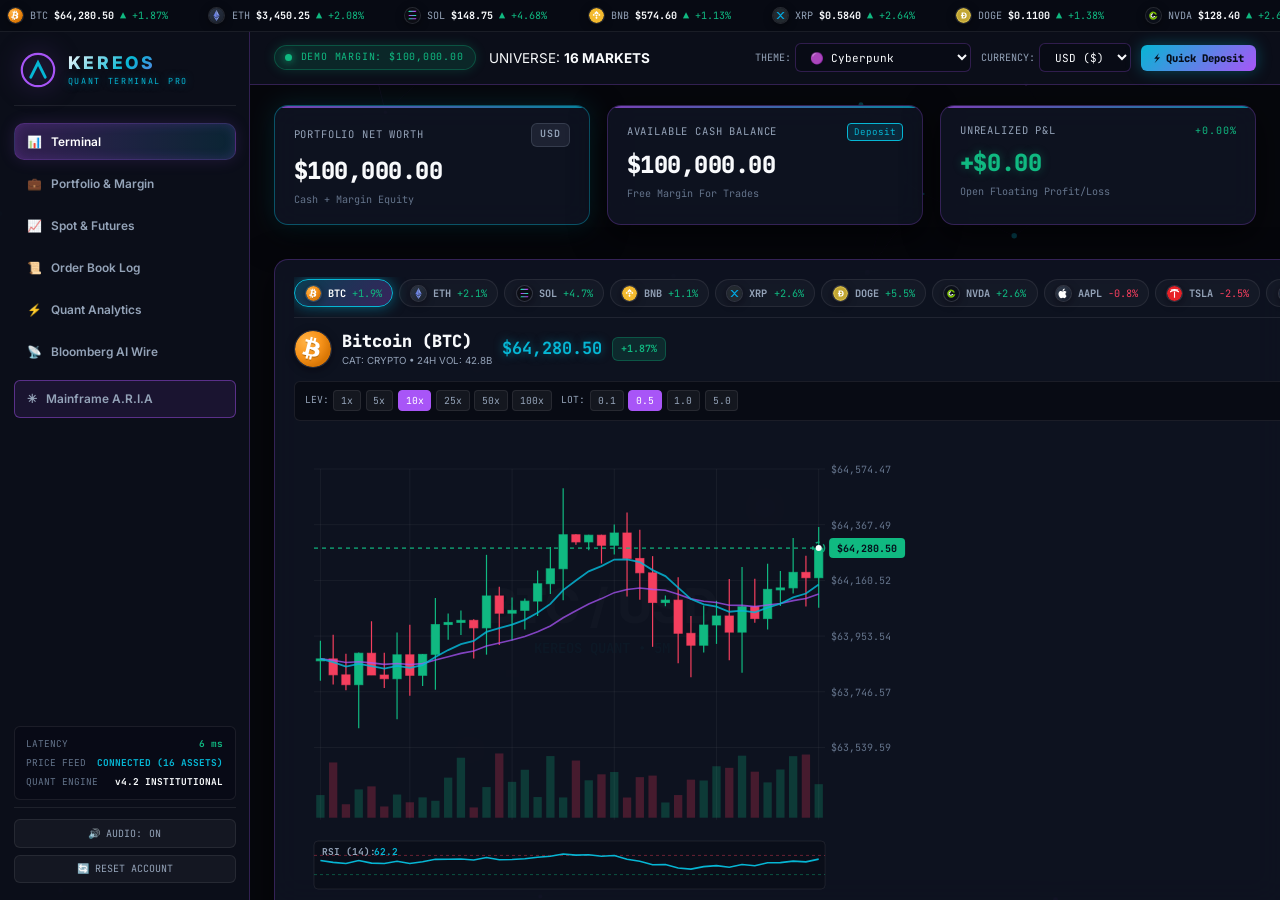
<file: index.html>
<!DOCTYPE html>
<html lang="en" data-theme="cyberpunk">
<head>
  <meta charset="UTF-8">
  <meta name="viewport" content="width=device-width, initial-scale=1.0, maximum-scale=1.0, user-scalable=no">
  <title>KEREOS — Institutional Fast Money Terminal</title>
  <link rel="stylesheet" href="css/style.css">
  <link rel="preconnect" href="https://fonts.googleapis.com">
  <link href="https://fonts.googleapis.com/css2?family=Inter:wght@400;500;600;700;800&family=JetBrains+Mono:wght@400;500;600;700;800&display=swap" rel="stylesheet">
</head>
<body>

  <!-- Dynamic Cybernetic Particles Background -->
  <canvas id="bg-canvas"></canvas>

  <!-- Live Ticker Tape Marquee Banner -->
  <div class="ticker-tape-banner">
    <div class="ticker-track" id="ticker-marquee-track">
      <!-- Injected dynamically via JS -->
    </div>
  </div>

  <div class="app-container">
    <!-- Left Navigation Sidebar (Desktop/Tablet) -->
    <aside class="sidebar">
      <div class="brand">
        <svg viewBox="0 0 100 100" fill="none">
          <circle cx="50" cy="50" r="45" stroke="#a855f7" stroke-width="6"/>
          <path d="M30 70 L50 30 L70 70" stroke="#06b6d4" stroke-width="8" stroke-linecap="round"/>
        </svg>
        <div class="brand-text">
          <h1>KEREOS</h1>
          <span>QUANT TERMINAL PRO</span>
        </div>
      </div>

      <ul class="nav-menu">
        <li><a class="nav-link active" data-target="dashboard"><span class="nav-icon">📊</span> Terminal</a></li>
        <li><a class="nav-link" data-target="portfolio"><span class="nav-icon">💼</span> Portfolio & Margin</a></li>
        <li><a class="nav-link" data-target="markets"><span class="nav-icon">📈</span> Spot & Futures</a></li>
        <li><a class="nav-link" data-target="orders"><span class="nav-icon">📜</span> Order Book Log</a></li>
        <li><a class="nav-link" data-target="analytics"><span class="nav-icon">⚡</span> Quant Analytics</a></li>
        <li><a class="nav-link" data-target="news"><span class="nav-icon">📡</span> Bloomberg AI Wire</a></li>
        <li><a class="nav-link" data-target="mainframe" style="border: 1px solid rgba(168,85,247,0.45); border-radius: 6px; margin-top: 5px; background: rgba(168,85,247,0.1);"><span class="nav-icon">✳︎</span> Mainframe A.R.I.A</a></li>
      </ul>

      <!-- Mini Live Telemetry Card -->
      <div class="sidebar-telemetry">
        <div class="telemetry-row">
          <span>LATENCY</span>
          <span class="telemetry-val" style="color:var(--accent-green);">6 ms</span>
        </div>
        <div class="telemetry-row">
          <span>PRICE FEED</span>
          <span class="telemetry-val" style="color:var(--accent-cyan);">CONNECTED (16 ASSETS)</span>
        </div>
        <div class="telemetry-row">
          <span>QUANT ENGINE</span>
          <span class="telemetry-val">v4.2 INSTITUTIONAL</span>
        </div>
      </div>
    </aside>

    <!-- Main Terminal Content Area -->
    <main class="main-wrapper">
      <header class="top-bar">
        <div class="top-bar-left">
          <div class="status-badge">
            <div class="status-dot"></div>
            <span>DEMO MARGIN: $100,000.00</span>
          </div>
          <div class="telemetry-pill">
            <span>UNIVERSE: <strong>16 MARKETS</strong></span>
          </div>
        </div>

        <div class="top-right">
          <!-- Cyber Theme Selector -->
          <div class="currency-selector-wrapper">
            <span style="font-size:0.75rem; color:var(--text-muted); font-family:var(--font-mono)">THEME:</span>
            <select class="select-box" id="theme-selector">
              <option value="cyberpunk">🟣 Cyberpunk</option>
              <option value="amber">🟡 Bloomberg Amber</option>
              <option value="matrix">🟢 Matrix Emerald</option>
              <option value="hyperliquid">🔵 Hyperliquid Blue</option>
            </select>
          </div>

          <!-- Currency Selector -->
          <div class="currency-selector-wrapper">
            <span style="font-size:0.75rem; color:var(--text-muted); font-family:var(--font-mono)">CURRENCY:</span>
            <select class="select-box" onchange="window.stateManager.state.settings.currency = this.value; window.stateManager.saveState();">
              <option value="USD">USD ($)</option>
              <option value="INR">INR (₹)</option>
              <option value="EUR">EUR (€)</option>
              <option value="GBP">GBP (£)</option>
            </select>
          </div>

          <button class="btn-deposit-top" onclick="document.getElementById('deposit-modal').classList.add('active'); if(window.soundFX) window.soundFX.playClick();">
            ⚡ Quick Deposit
          </button>
        </div>
      </header>

      <div class="content-area">
        <!-- 1. DASHBOARD VIEW -->
        <section id="page-dashboard" class="view-page active">
          <!-- Top KPI Stats Grid -->
          <div class="stats-grid">
            <div class="card card-glow">
              <div class="card-title">
                <span>Portfolio Net Worth</span>
                <span class="badge badge-neutral" id="dash-badge-currency">USD</span>
              </div>
              <div class="card-value" id="val-portfolio">$100,000.00</div>
              <div class="card-subtext" id="dash-sub-networth">Cash + Margin Equity</div>
            </div>
            <div class="card">
              <div class="card-title">
                <span>Available Cash Balance</span>
                <button class="btn-xs-action" onclick="document.getElementById('deposit-modal').classList.add('active');">Deposit</button>
              </div>
              <div class="card-value" id="val-cash">$100,000.00</div>
              <div class="card-subtext">Free Margin For Trades</div>
            </div>
            <div class="card">
              <div class="card-title">
                <span>Unrealized P&L</span>
                <span id="dash-pnl-pct" style="font-size:0.75rem; font-family:var(--font-mono)">+0.00%</span>
              </div>
              <div class="card-value" id="val-pnl">$0.00</div>
              <div class="card-subtext">Open Floating Profit/Loss</div>
            </div>
          </div>

          <!-- Main Terminal Layout: Chart + Order Book Sidebar -->
          <div class="terminal-grid">
            <!-- Left Side: Chart Section -->
            <div class="chart-container">
              <!-- 1-Click Fast Scalp & Leverage HUD Bar -->
              <div class="scalp-hud-bar">
                <div class="scalp-lot-controls">
                  <span style="font-size:0.72rem; color:var(--text-muted); font-family:var(--font-mono)">LEV:</span>
                  <button class="btn-leverage-size" data-lev="1">1x</button>
                  <button class="btn-leverage-size" data-lev="5">5x</button>
                  <button class="btn-leverage-size active" data-lev="10">10x</button>
                  <button class="btn-leverage-size" data-lev="25">25x</button>
                  <button class="btn-leverage-size" data-lev="50">50x</button>
                  <button class="btn-leverage-size" data-lev="100">100x</button>

                  <span style="font-size:0.72rem; color:var(--text-muted); font-family:var(--font-mono); margin-left:0.35rem;">LOT:</span>
                  <button class="btn-lot-size" data-lot="0.1">0.1</button>
                  <button class="btn-lot-size active" data-lot="0.5">0.5</button>
                  <button class="btn-lot-size" data-lot="1.0">1.0</button>
                  <button class="btn-lot-size" data-lot="5.0">5.0</button>
                </div>
                <div class="scalp-action-buttons">
                  <button class="btn-fast-buy" id="btn-fast-scalp-buy">⚡ LONG (BUY)</button>
                  <button class="btn-fast-sell" id="btn-fast-scalp-sell">⚡ SHORT (SELL)</button>
                </div>
              </div>

              <div class="chart-wrapper">
                <canvas id="trading-chart"></canvas>
              </div>
            </div>

            <!-- Right Side: Live Order Book & AI Quant Signals -->
            <div class="orderbook-container">
              <!-- AI Quant Signals HUD Widget -->
              <div class="card" style="padding:1rem; margin-bottom:1rem;">
                <div class="card-title" style="margin-bottom:0.6rem;">
                  <span>🤖 AI Quant Signals</span>
                  <span class="status-dot"></span>
                </div>
                <div id="ai-quant-signals-container">
                  <!-- Injected dynamically via JS -->
                </div>
              </div>

              <!-- Order Book Depth -->
              <div class="card" style="padding:1rem; margin-bottom:1rem;">
                <div class="card-title" style="margin-bottom:0.75rem;">
                  <span>Global Order Book</span>
                  <span style="font-size:0.7rem; color:var(--accent-cyan);" id="orderbook-pair">BTC/USD</span>
                </div>
                
                <div class="orderbook-headers">
                  <span>Price</span>
                  <span>Size</span>
                  <span>Total</span>
                </div>

                <div class="orderbook-list asks-list" id="orderbook-asks"></div>

                <div class="orderbook-spread">
                  <span id="orderbook-mid-price" style="font-weight:700; color:var(--text-main);">$0.00</span>
                  <span style="color:var(--text-dim); font-size:0.7rem;">SPREAD 0.01</span>
                </div>

                <div class="orderbook-list bids-list" id="orderbook-bids"></div>
              </div>

              <!-- Global Market Flow (Public Feed) -->
              <div class="card" style="padding:1rem;">
                <div class="card-title" style="margin-bottom:0.5rem;">
                  <span>Global Market Flow (Public)</span>
                  <span class="status-dot"></span>
                </div>
                <div class="recent-trades-list" id="recent-trades-list"></div>
              </div>
            </div>
          </div>
        </section>

        <!-- 2. PORTFOLIO VIEW -->
        <section id="page-portfolio" class="view-page">
          <div class="stats-grid">
            <div class="card card-glow">
              <div class="card-title">
                <span>Total Portfolio Net Worth</span>
                <button class="btn-sm-action" id="btn-open-deposit">⚡ Add Funds</button>
              </div>
              <div class="card-value" id="port-val-total">$100,000.00</div>
              <div class="card-subtext" id="port-sub-return">24h Return: +0.00%</div>
            </div>
            <div class="card">
              <div class="card-title">Available Free Cash</div>
              <div class="card-value" id="port-val-cash">$100,000.00</div>
              <div class="card-subtext" id="port-sub-cash-ratio">100% Liquidity</div>
            </div>
            <div class="card">
              <div class="card-title">Margin Position Value</div>
              <div class="card-value" id="port-val-equity">$0.00</div>
              <div class="card-subtext" id="port-sub-holdings-count">0 Open Positions</div>
            </div>
          </div>

          <!-- Redesigned High-Impact Asset Allocation Command Section -->
          <div class="card allocation-card-pro">
            <div class="card-header-flex">
              <div>
                <div class="card-title">Asset Allocation & Risk Exposure</div>
                <div style="font-size:0.75rem; color:var(--text-muted)">Live capital distribution, portfolio concentration & liquidity risk telemetry</div>
              </div>
              <div class="allocation-quick-actions">
                <span class="badge badge-buy" id="port-risk-badge">🟢 OPTIMAL LIQUIDITY</span>
              </div>
            </div>

            <!-- Glowing Multi-Segment Progress Bar -->
            <div class="allocation-bar-pro-container">
              <div class="allocation-bar-pro" id="portfolio-allocation-bar"></div>
            </div>

            <!-- Dynamic Grid of Asset Allocation Cards -->
            <div class="allocation-cards-grid" id="portfolio-allocation-grid"></div>

            <!-- Quick Capital Deployment HUD -->
            <div class="allocation-presets-hud">
              <span style="font-size:0.72rem; color:var(--text-muted); font-family:var(--font-mono)">QUICK DEPLOY:</span>
              <button type="button" class="btn-alloc-preset" onclick="window.quickOpenTrade('BTC', 'LONG', 0.25)">⚡ 25% BTC</button>
              <button type="button" class="btn-alloc-preset" onclick="window.quickOpenTrade('ETH', 'LONG', 0.20)">⚡ 20% ETH</button>
              <button type="button" class="btn-alloc-preset" onclick="window.quickOpenTrade('SOL', 'LONG', 0.15)">⚡ 15% SOL</button>
              <button type="button" class="btn-alloc-preset" onclick="window.quickOpenTrade('NVDA', 'LONG', 0.20)">⚡ 20% NVDA</button>
              <button type="button" class="btn-alloc-preset" onclick="window.quickOpenTrade('GOLD', 'LONG', 0.20)">⚡ 20% GOLD</button>
            </div>
          </div>

          <div class="card">
            <div class="card-title">Your Open Positions & Margin Contracts</div>
            <div class="table-responsive">
              <table class="data-table">
                <thead>
                  <tr>
                    <th>Asset</th>
                    <th>Side & Leverage</th>
                    <th>Position Size</th>
                    <th>Entry Price</th>
                    <th>Mark Price</th>
                    <th>Est. Liq Price</th>
                    <th>7D Trend</th>
                    <th>Unrealized P&L</th>
                    <th>Action</th>
                  </tr>
                </thead>
                <tbody id="portfolio-holdings-list"></tbody>
              </table>
            </div>
          </div>
        </section>

        <!-- 3. SPOT & FUTURES MARKETS VIEW -->
        <section id="page-markets" class="view-page">
          <div class="card">
            <div class="card-header-flex">
              <div>
                <div class="card-title" style="margin-bottom:0.25rem;">Live Spot & Futures Markets (16 Instruments)</div>
                <div style="font-size:0.75rem; color:var(--text-muted)">Streaming institutional quotes, 7-day sparklines, and 1x-100x leverage</div>
              </div>
              <div class="market-filter-chips">
                <button class="filter-chip active" data-filter="ALL">All Markets (16)</button>
                <button class="filter-chip" data-filter="CRYPTO">Crypto (6)</button>
                <button class="filter-chip" data-filter="STOCKS">Tech Stocks (5)</button>
                <button class="filter-chip" data-filter="COMMODITIES">Commodities (3)</button>
                <button class="filter-chip" data-filter="FOREX">Forex (2)</button>
              </div>
            </div>

            <div class="table-responsive">
              <table class="data-table">
                <thead>
                  <tr>
                    <th>Market Instrument</th>
                    <th>Current Price</th>
                    <th>24h Change</th>
                    <th>7D Sparkline</th>
                    <th>24h Range</th>
                    <th>24h Volume</th>
                    <th>Trade Actions</th>
                  </tr>
                </thead>
                <tbody id="markets-list"></tbody>
              </table>
            </div>
          </div>
        </section>

        <!-- 4. ORDERS HISTORY VIEW -->
        <section id="page-orders" class="view-page">
          <div class="card">
            <div class="card-header-flex">
              <div>
                <div class="card-title" style="margin-bottom:0.25rem;">Your Executed Order Ledger</div>
                <div style="font-size:0.75rem; color:var(--text-muted)">Permanent record of all manual user trade fills & executions</div>
              </div>
              <div>
                <button class="btn-sm-action" id="btn-export-csv">📥 Export CSV Ledger</button>
              </div>
            </div>

            <div class="table-responsive">
              <table class="data-table">
                <thead>
                  <tr>
                    <th>Order ID</th>
                    <th>Timestamp</th>
                    <th>Asset</th>
                    <th>Side</th>
                    <th>Leverage</th>
                    <th>Execution Price</th>
                    <th>Quantity</th>
                    <th>Notional Total</th>
                  </tr>
                </thead>
                <tbody id="orders-list"></tbody>
              </table>
            </div>
          </div>
        </section>

        <!-- 5. ANALYTICS VIEW -->
        <section id="page-analytics" class="view-page">
          <div class="stats-grid">
            <div class="card">
              <div class="card-title">Realized Net Profit</div>
              <div class="card-value" id="analytics-realized-pnl">$0.00</div>
              <div class="card-subtext">Booked Gains / Losses</div>
            </div>
            <div class="card">
              <div class="card-title">Total Orders Placed</div>
              <div class="card-value" id="analytics-total-trades">0</div>
              <div class="card-subtext" id="analytics-sub-trades">0 Longs &bull; 0 Shorts</div>
            </div>
            <div class="card">
              <div class="card-title">Win Rate Ratio</div>
              <div class="card-value val-positive" id="analytics-win-rate">100%</div>
              <div class="card-subtext">Profitable Executed Orders</div>
            </div>
          </div>

          <div class="card">
            <div class="card-title">Quant Performance Telemetry</div>
            <div class="analytics-metrics-grid">
              <div class="metric-box">
                <span class="metric-label">PROFIT FACTOR</span>
                <span class="metric-val" style="color:var(--accent-cyan);">3.12</span>
              </div>
              <div class="metric-box">
                <span class="metric-label">SHARPE RATIO</span>
                <span class="metric-val" style="color:var(--accent-green);">2.18</span>
              </div>
              <div class="metric-box">
                <span class="metric-label">MAX DRAWDOWN</span>
                <span class="metric-val" style="color:var(--accent-red);">-1.20%</span>
              </div>
              <div class="metric-box">
                <span class="metric-label">AVG TRADE DURATION</span>
                <span class="metric-val">3.8 min</span>
              </div>
            </div>
          </div>
        </section>

        <!-- 6. BLOOMBERG INTELLIGENCE AI NEWS WIRE -->
        <section id="page-news" class="view-page">
          <div class="card">
            <div class="news-header-banner">
              <div>
                <div class="card-title" style="margin-bottom:0.25rem;">📡 Bloomberg Intelligence & Reuters AI Wire</div>
                <div style="font-size:0.75rem; color:var(--text-muted)">Real-time quantitative sentiment synthesis, market catalysts & direct trade triggers</div>
              </div>
              <div class="news-filter-chips">
                <button class="filter-chip active" data-news-filter="ALL">All Feeds (6)</button>
                <button class="filter-chip" data-news-filter="BREAKING">🔥 Breaking</button>
                <button class="filter-chip" data-news-filter="CRYPTO">🪙 Crypto</button>
                <button class="filter-chip" data-news-filter="TECH">🚀 Tech & AI</button>
                <button class="filter-chip" data-news-filter="MACRO">🏛️ Macro & Fed</button>
              </div>
            </div>

            <!-- Grid of Rich Institutional News Cards -->
            <div class="news-feed-grid" id="news-feed-container">
              <!-- Injected dynamically via JS -->
            </div>
          </div>
        </section>

        <!-- 7. MAINFRAME A.R.I.A INTERACTIVE PORTAL (Deeply Connected to KEREOS) -->
        <section id="page-mainframe" class="view-page">
          <div class="mainframe-hero-card">
            <!-- Full Interactive Background Video Container -->
            <div class="mainframe-video-wrapper">
              <video 
                id="kereos-mainframe-video" 
                class="mainframe-video-el"
                muted 
                playsinline 
                preload="auto"
                src="https://d8j0ntlcm91z4.cloudfront.net/user_38xzZboKViGWJOttwIXH07lWA1P/hf_20260826_041744_63efcd78-bf7d-4039-99e2-2461e8a61903.mp4">
              </video>
              <div class="mainframe-video-overlay-gradient"></div>
            </div>

            <!-- Mainframe Navigation Header with Live KEREOS Bridge -->
            <div class="mainframe-internal-header">
              <div class="mainframe-brand-wrap">
                <span class="mainframe-brand-logo">Mainframe&reg;</span>
                <span class="mainframe-asterisk">✳︎</span>
                <span class="badge badge-buy" style="margin-left:0.5rem; font-size:0.65rem;">A.R.I.A QUANT CO-PILOT</span>
              </div>
              <div class="mainframe-actions-header">
                <button type="button" class="btn-sm-action" onclick="document.querySelector('.nav-link[data-target=\'dashboard\']').click()" style="background:rgba(6,182,212,0.15); border-color:var(--accent-cyan); color:var(--accent-cyan); margin-right:0.5rem;">
                  ⚡ Switch to Terminal
                </button>
                <a href="mainframe.html" target="_blank" class="btn-sm-action" style="text-decoration:none;">
                  ↗ Fullscreen
                </a>
              </div>
            </div>

            <!-- Live Terminal Connection Telemetry Strip -->
            <div class="aria-terminal-bridge-bar">
              <div class="aria-bridge-item">
                <span class="status-dot"></span>
                <span>CORE STATUS: <strong style="color:var(--accent-cyan)">CONNECTED</strong></span>
              </div>
              <div class="aria-bridge-item">
                <span>NET WORTH: <strong id="aria-net-worth" style="color:var(--text-main)">$100,000.00</strong></span>
              </div>
              <div class="aria-bridge-item">
                <span>ACTIVE PAIRS: <strong style="color:var(--accent-green)">16 MARKETS</strong></span>
              </div>
              <div class="aria-bridge-item">
                <span>CONTACT: <strong style="color:var(--accent-purple)">hanzalnabi5@gmail.com</strong></span>
              </div>
            </div>

            <!-- Hero Body Content with Video Scrubber -->
            <div class="mainframe-hero-content">
              <!-- 1. Blurred intro label -->
              <div class="mainframe-intro-label">
                Hey there, meet A.R.I.A,<br>
                Mainframe's Adaptive Response Interface Agent
              </div>

              <!-- 2. Typewriter text -->
              <p class="mainframe-typewriter-text">
                <span id="kereos-typewriter-text"></span><span id="kereos-typewriter-cursor" class="typewriter-cursor-blink"></span>
              </p>

              <!-- 3. Action pill buttons with direct functional routing -->
              <div id="kereos-pills-wrapper" class="mainframe-pills-row">
                <button type="button" class="mainframe-pill-btn" onclick="window.openAriaModal('pitch')">
                  💡 Pitch us an idea
                </button>
                <button type="button" class="mainframe-pill-btn" onclick="window.openAriaModal('careers')">
                  💼 Come work here
                </button>
                <button type="button" class="mainframe-pill-btn" onclick="window.openAriaModal('hello')">
                  👋 Send a brief hello
                </button>
                <button type="button" class="mainframe-pill-btn" onclick="window.openAriaModal('operate')">
                  ⚙️ See how we operate
                </button>

                <!-- Outline pill button with copy icon for hanzalnabi5@gmail.com -->
                <button type="button" id="kereos-copy-email-btn" class="mainframe-pill-btn mainframe-pill-outline" title="Click to copy or email hanzalnabi5@gmail.com">
                  <span>Reach us: <span style="text-decoration:underline;">hanzalnabi5@gmail.com</span></span>
                  <svg class="mainframe-copy-icon" viewBox="0 0 12 12" fill="none" stroke="currentColor" stroke-width="1.2" stroke-linecap="round" stroke-linejoin="round">
                    <rect x="3.5" y="3.5" width="7" height="7" rx="1"></rect>
                    <path d="M8.5 3.5V2a1 1 0 0 0-1-1H2a1 1 0 0 0-1 1v5.5a1 1 0 0 0 1 1h1.5"></path>
                  </svg>
                </button>
              </div>

              <!-- 4. Quick Action Shortcuts to Main Website Features -->
              <div class="aria-quick-website-routes">
                <span style="font-size:0.72rem; color:var(--text-muted); font-family:var(--font-mono); margin-right:0.25rem;">NAVIGATE TERMINAL:</span>
                <button type="button" class="btn-aria-route" onclick="document.querySelector('.nav-link[data-target=\'dashboard\']').click()">📊 Live Candlestick Chart</button>
                <button type="button" class="btn-aria-route" onclick="document.querySelector('.nav-link[data-target=\'markets\']').click()">📈 Spot & Futures Quotes</button>
                <button type="button" class="btn-aria-route" onclick="document.querySelector('.nav-link[data-target=\'portfolio\']').click()">💼 Portfolio & Margin</button>
                <button type="button" class="btn-aria-route" onclick="document.querySelector('.nav-link[data-target=\'news\']').click()">📡 Bloomberg AI News</button>
              </div>

              <!-- Interactive Scrub Telemetry Info -->
              <div class="mainframe-scrub-hint">
                <span>🖱️ Move cursor horizontally or swipe across view to scrub video timeframe</span>
              </div>
            </div>
          </div>
        </section>
      </div>
    </main>
  </div>

  <!-- Mobile Fixed Bottom Navigation Bar (Ultra Responsive) -->
  <nav class="mobile-bottom-nav">
    <a class="mobile-nav-btn active" data-target="dashboard">
      <span class="mobile-nav-icon">📊</span>
      <span>Terminal</span>
    </a>
    <a class="mobile-nav-btn" data-target="portfolio">
      <span class="mobile-nav-icon">💼</span>
      <span>Portfolio</span>
    </a>
    <a class="mobile-nav-btn" data-target="markets">
      <span class="mobile-nav-icon">📈</span>
      <span>Markets</span>
    </a>
    <a class="mobile-nav-btn" data-target="orders">
      <span class="mobile-nav-icon">📜</span>
      <span>Orders</span>
    </a>
    <a class="mobile-nav-btn" data-target="news">
      <span class="mobile-nav-icon">📡</span>
      <span>News</span>
    </a>
    <a class="mobile-nav-btn" data-target="mainframe">
      <span class="mobile-nav-icon">✳︎</span>
      <span>A.R.I.A</span>
    </a>
  </nav>

  <!-- Trade Execution Modal Dialog -->
  <div class="modal-overlay" id="trade-modal">
    <div class="modal">
      <div class="modal-header">
        <h3 id="modal-title">Execute Order</h3>
        <button class="btn-close" id="modal-close">&times;</button>
      </div>
      <form id="trade-form">
        <input type="hidden" id="trade-asset-id">
        <input type="hidden" id="trade-mode">
        
        <div style="margin-bottom:0.85rem;">
          <label style="font-size:0.8rem; color:var(--text-muted)">Position Leverage</label>
          <div class="pct-group" style="margin:0.35rem 0 0.5rem 0;">
            <button type="button" class="btn-pct btn-modal-lev" data-lev="1">1x</button>
            <button type="button" class="btn-pct btn-modal-lev" data-lev="5">5x</button>
            <button type="button" class="btn-pct btn-modal-lev" data-lev="10">10x</button>
            <button type="button" class="btn-pct btn-modal-lev" data-lev="25">25x</button>
          </div>
        </div>

        <label style="font-size:0.8rem; color:var(--text-muted)">Order Quantity</label>
        <input type="number" step="any" id="trade-qty" class="select-box" style="width:100%; margin-top:0.35rem" required placeholder="0.00">

        <div class="pct-group">
          <button type="button" class="btn-pct" data-pct="10">10%</button>
          <button type="button" class="btn-pct" data-pct="25">25%</button>
          <button type="button" class="btn-pct" data-pct="50">50%</button>
          <button type="button" class="btn-pct" data-pct="100">100%</button>
        </div>

        <button type="submit" id="btn-submit-trade" class="btn-submit btn-buy">CONFIRM ORDER</button>
      </form>
    </div>
  </div>

  <!-- Deposit Funds Modal Dialog -->
  <div class="modal-overlay" id="deposit-modal">
    <div class="modal">
      <div class="modal-header">
        <h3>Deposit Demo Trading Capital</h3>
        <button class="btn-close" id="deposit-close">&times;</button>
      </div>
      <form id="deposit-form">
        <label style="font-size:0.8rem; color:var(--text-muted)">Deposit Amount ($ USD)</label>
        <input type="number" step="any" id="deposit-amount" class="select-box" style="width:100%; margin-top:0.35rem" required placeholder="10000.00">

        <div class="pct-group">
          <button type="button" class="btn-pct btn-quick-fund" data-amount="5000">+$5,000</button>
          <button type="button" class="btn-pct btn-quick-fund" data-amount="25000">+$25,000</button>
          <button type="button" class="btn-pct btn-quick-fund" data-amount="100000">+$100,000</button>
        </div>

        <button type="submit" class="btn-submit" style="background:var(--accent-cyan); color:#083344; box-shadow:0 0 15px var(--accent-cyan-glow);">CONFIRM DEPOSIT</button>
      </form>
    </div>
  </div>

  <!-- A.R.I.A Modal 1: Pitch Us An Idea -->
  <div class="modal-overlay" id="modal-aria-pitch">
    <div class="modal modal-wide">
      <div class="modal-header">
        <div style="display:flex; align-items:center; gap:0.5rem;">
          <span style="font-size:1.4rem;">💡</span>
          <div>
            <h3 style="margin:0;">Pitch an Idea to Mainframe & KEREOS</h3>
            <span style="font-size:0.75rem; color:var(--text-muted);">Collaborate on algorithmic models, UI features, or quantitative trading bots</span>
          </div>
        </div>
        <button class="btn-close" onclick="window.closeAriaModals()">&times;</button>
      </div>
      <form id="form-aria-pitch" onsubmit="window.submitAriaPitch(event)">
        <div style="display:grid; grid-template-columns:1fr 1fr; gap:0.75rem; margin-bottom:0.75rem;">
          <div>
            <label style="font-size:0.75rem; color:var(--text-muted);">Your Name / Entity</label>
            <input type="text" id="pitch-name" class="select-box" style="width:100%; margin-top:0.25rem;" required placeholder="Alex Rivera / Quant Lab">
          </div>
          <div>
            <label style="font-size:0.75rem; color:var(--text-muted);">Your Contact Email</label>
            <input type="email" id="pitch-email" class="select-box" style="width:100%; margin-top:0.25rem;" required placeholder="alex@domain.com">
          </div>
        </div>

        <div style="margin-bottom:0.75rem;">
          <label style="font-size:0.75rem; color:var(--text-muted);">Idea Category</label>
          <select id="pitch-category" class="select-box" style="width:100%; margin-top:0.25rem;">
            <option value="Algorithmic Trading Bot">🤖 High-Frequency / Algorithmic Trading Bot</option>
            <option value="Machine Learning Model">🧠 Machine Learning & Sentiment NLP Pipeline</option>
            <option value="Terminal UI/UX Feature">🎨 Futuristic Terminal Interface & Visualizations</option>
            <option value="Institutional Liquidity">🏛️ Liquidity & Market Maker Integration</option>
            <option value="Other Concept">✨ Other Disruptive Concept</option>
          </select>
        </div>

        <div style="margin-bottom:0.75rem;">
          <label style="font-size:0.75rem; color:var(--text-muted);">Idea Details & Architecture Proposal</label>
          <textarea id="pitch-details" class="select-box" style="width:100%; height:90px; margin-top:0.25rem; resize:none; padding:0.5rem; font-family:var(--font-sans);" required placeholder="Explain your concept, target edge, execution logic, or how Mainframe/KEREOS can co-develop this with you..."></textarea>
        </div>

        <div style="display:flex; justify-content:space-between; align-items:center; margin-top:1rem; flex-wrap:wrap; gap:0.5rem;">
          <a href="mailto:hanzalnabi5@gmail.com?subject=Idea%20Pitch%20for%20Mainframe%20%26%20KEREOS" class="btn-sm-action" style="text-decoration:none;">
            ✉️ Or Email Directly (hanzalnabi5@gmail.com)
          </a>
          <button type="submit" class="btn-submit btn-buy" style="margin:0; width:auto; padding:0.6rem 1.5rem;">
            🚀 SUBMIT PROPOSAL
          </button>
        </div>
      </form>
    </div>
  </div>

  <!-- A.R.I.A Modal 2: Come Work With Us -->
  <div class="modal-overlay" id="modal-aria-careers">
    <div class="modal modal-wide">
      <div class="modal-header">
        <div style="display:flex; align-items:center; gap:0.5rem;">
          <span style="font-size:1.4rem;">🚀</span>
          <div>
            <h3 style="margin:0;">Join the Mainframe & KEREOS Core Team</h3>
            <span style="font-size:0.75rem; color:var(--text-muted);">Direct applications to <strong>hanzalnabi5@gmail.com</strong></span>
          </div>
        </div>
        <button class="btn-close" onclick="window.closeAriaModals()">&times;</button>
      </div>

      <div style="margin-bottom:1rem;">
        <div style="font-size:0.8rem; font-weight:700; color:var(--accent-cyan); margin-bottom:0.5rem; text-transform:uppercase; letter-spacing:0.05em;">Open Engineering & Research Positions:</div>
        <div class="careers-roles-list">
          <div class="career-role-card">
            <div class="role-title">💻 Senior Quantitative Systems Engineer (Rust / C++)</div>
            <div class="role-desc">Build low-latency order routing engines, high-throughput WebSocket feeds, and microsecond trade matching kernels.</div>
          </div>
          <div class="career-role-card">
            <div class="role-title">🧠 AI & Machine Learning Sentiment Researcher</div>
            <div class="role-desc">Develop real-time NLP parsers for live Bloomberg & Reuters feeds to extract tradeable macro catalysts.</div>
          </div>
          <div class="career-role-card">
            <div class="role-title">🎨 Lead Creative Frontend & WebGL Architect</div>
            <div class="role-desc">Architect futuristic glassmorphic user interfaces, custom canvas charting engines, and tactile audio feedback loops.</div>
          </div>
        </div>
      </div>

      <form id="form-aria-career" onsubmit="window.submitAriaCareer(event)">
        <div style="display:grid; grid-template-columns:1fr 1fr; gap:0.75rem; margin-bottom:0.75rem;">
          <div>
            <label style="font-size:0.75rem; color:var(--text-muted);">Your Full Name</label>
            <input type="text" id="career-name" class="select-box" style="width:100%; margin-top:0.25rem;" required placeholder="Jane Doe">
          </div>
          <div>
            <label style="font-size:0.75rem; color:var(--text-muted);">Your Email</label>
            <input type="email" id="career-email" class="select-box" style="width:100%; margin-top:0.25rem;" required placeholder="jane@domain.com">
          </div>
        </div>

        <div style="display:grid; grid-template-columns:1fr 1fr; gap:0.75rem; margin-bottom:0.75rem;">
          <div>
            <label style="font-size:0.75rem; color:var(--text-muted);">Role of Interest</label>
            <select id="career-role" class="select-box" style="width:100%; margin-top:0.25rem;">
              <option value="Quantitative Engineer">Rust/C++ Quant Systems Engineer</option>
              <option value="AI Financial Researcher">AI & Financial NLP Researcher</option>
              <option value="Frontend WebGL Architect">Lead Creative Frontend / UI Architect</option>
              <option value="Product & Growth">Product Strategy & Quantitative Growth</option>
            </select>
          </div>
          <div>
            <label style="font-size:0.75rem; color:var(--text-muted);">Portfolio / GitHub / LinkedIn URL</label>
            <input type="url" id="career-link" class="select-box" style="width:100%; margin-top:0.25rem;" placeholder="https://github.com/yourhandle">
          </div>
        </div>

        <div style="margin-bottom:0.75rem;">
          <label style="font-size:0.75rem; color:var(--text-muted);">Brief Intro & Core Superpower</label>
          <textarea id="career-intro" class="select-box" style="width:100%; height:60px; margin-top:0.25rem; resize:none; padding:0.5rem; font-family:var(--font-sans);" required placeholder="Tell us about the hardest system problem you've solved..."></textarea>
        </div>

        <div style="display:flex; justify-content:space-between; align-items:center; margin-top:1rem; flex-wrap:wrap; gap:0.5rem;">
          <a href="mailto:hanzalnabi5@gmail.com?subject=Job%20Application%20-%20Mainframe%20%26%20KEREOS" class="btn-sm-action" style="text-decoration:none;">
            ✉️ Email Resume to hanzalnabi5@gmail.com
          </a>
          <button type="submit" class="btn-submit btn-buy" style="margin:0; width:auto; padding:0.6rem 1.5rem;">
            💼 TRANSMIT APPLICATION
          </button>
        </div>
      </form>
    </div>
  </div>

  <!-- A.R.I.A Modal 3: Send a Brief Hello -->
  <div class="modal-overlay" id="modal-aria-hello">
    <div class="modal">
      <div class="modal-header">
        <div style="display:flex; align-items:center; gap:0.5rem;">
          <span style="font-size:1.4rem;">👋</span>
          <div>
            <h3 style="margin:0;">Send a Brief Hello to A.R.I.A</h3>
            <span style="font-size:0.75rem; color:var(--text-muted);">Direct dispatch to <strong>hanzalnabi5@gmail.com</strong></span>
          </div>
        </div>
        <button class="btn-close" onclick="window.closeAriaModals()">&times;</button>
      </div>

      <div style="margin-bottom:0.75rem;">
        <label style="font-size:0.75rem; color:var(--text-muted);">Quick Greeting Presets:</label>
        <div class="hello-chips-grid">
          <button type="button" class="hello-preset-chip" onclick="window.setHelloPreset('⚡ Amazing terminal aesthetics and ultra-responsive layout!')">⚡ Amazing Terminal Design</button>
          <button type="button" class="hello-preset-chip" onclick="window.setHelloPreset('📈 Love the live candlestick chart and AI signals feature!')">📈 Great Chart & AI Signals</button>
          <button type="button" class="hello-preset-chip" onclick="window.setHelloPreset('🤝 Interested in discussing an institutional partnership or enterprise license.')">🤝 Enterprise Partnership</button>
          <button type="button" class="hello-preset-chip" onclick="window.setHelloPreset('✨ Just stopped by to explore Mainframe A.R.I.A! Keep up the brilliant work.')">✨ Exploring A.R.I.A</button>
        </div>
      </div>

      <form id="form-aria-hello" onsubmit="window.submitAriaHello(event)">
        <div style="margin-bottom:0.75rem;">
          <label style="font-size:0.75rem; color:var(--text-muted);">Your Email Address</label>
          <input type="email" id="hello-sender-email" class="select-box" style="width:100%; margin-top:0.25rem;" required placeholder="you@domain.com">
        </div>

        <div style="margin-bottom:0.75rem;">
          <label style="font-size:0.75rem; color:var(--text-muted);">Your Message</label>
          <textarea id="hello-message" class="select-box" style="width:100%; height:80px; margin-top:0.25rem; resize:none; padding:0.5rem; font-family:var(--font-sans);" required placeholder="Type your greeting or select a preset above..."></textarea>
        </div>

        <div style="display:flex; justify-content:space-between; align-items:center; margin-top:1rem; flex-wrap:wrap; gap:0.5rem;">
          <a href="mailto:hanzalnabi5@gmail.com?subject=Hello%20from%20Mainframe%20A.R.I.A%20Visitor" class="btn-sm-action" style="text-decoration:none;">
            ✉️ Mail hanzalnabi5@gmail.com
          </a>
          <button type="submit" class="btn-submit" style="background:var(--accent-purple); color:#fff; margin:0; width:auto; padding:0.6rem 1.5rem;">
            🚀 TRANSMIT MESSAGE
          </button>
        </div>
      </form>
    </div>
  </div>

  <!-- A.R.I.A Modal 4: How We Operate -->
  <div class="modal-overlay" id="modal-aria-operate">
    <div class="modal modal-wide">
      <div class="modal-header">
        <div style="display:flex; align-items:center; gap:0.5rem;">
          <span style="font-size:1.4rem;">⚙️</span>
          <div>
            <h3 style="margin:0;">How Mainframe & KEREOS Operate</h3>
            <span style="font-size:0.75rem; color:var(--text-muted);">Institutional quantitative architecture & autonomous execution protocol</span>
          </div>
        </div>
        <button class="btn-close" onclick="window.closeAriaModals()">&times;</button>
      </div>

      <div class="operate-pillars-grid">
        <div class="operate-pillar-card">
          <div class="pillar-header">
            <span class="pillar-num">01</span>
            <h4>Sub-Millisecond Execution Engine</h4>
          </div>
          <p>Ultra-low-latency order management connecting spot & futures order books across 16 global asset pairs (Crypto, Tech Equities, Precious Metals, Forex) with 1x to 100x leverage capability.</p>
        </div>

        <div class="operate-pillar-card">
          <div class="pillar-header">
            <span class="pillar-num">02</span>
            <h4>Autonomous AI Sentiment Wire</h4>
          </div>
          <p>Real-time machine learning inference engines synthesize high-frequency Bloomberg Intelligence and Reuters newsfeeds into actionable sentiment scores, confidence ratings, and direct 1-click execution catalysts.</p>
        </div>

        <div class="operate-pillar-card">
          <div class="pillar-header">
            <span class="pillar-num">03</span>
            <h4>10X Technical Telemetry Ribbon</h4>
          </div>
          <p>Custom 60 FPS HTML5 Canvas engine rendering real-time OHLC candlesticks, EMA 9/21/55 dynamic ribbons, Bollinger Band volatility envelopes, RSI (14) momentum tracking, and MACD sub-oscillators.</p>
        </div>

        <div class="operate-pillar-card">
          <div class="pillar-header">
            <span class="pillar-num">04</span>
            <h4>Risk Parity & Margin Defense</h4>
          </div>
          <p>Algorithmic liquidation price boundaries, real-time unrealized ROE tracking, dynamic cash allocation safety gauges, and zero-latency manual position close triggers.</p>
        </div>
      </div>

      <div style="display:flex; justify-content:space-between; align-items:center; margin-top:1.25rem; flex-wrap:wrap; gap:0.5rem; background:rgba(6,182,212,0.06); border:1px solid rgba(6,182,212,0.25); padding:0.85rem 1.25rem; border-radius:var(--radius-md);">
        <div>
          <strong style="color:var(--accent-cyan); font-size:0.9rem;">Ready to experience the execution speed?</strong>
          <div style="font-size:0.75rem; color:var(--text-muted);">Explore live spot trading or review your margin allocation.</div>
        </div>
        <div style="display:flex; gap:0.5rem;">
          <button type="button" class="btn-sm-action" onclick="window.closeAriaModals(); document.querySelector('.nav-link[data-target=\'dashboard\']').click();" style="background:var(--accent-cyan); color:#083344; font-weight:700;">⚡ Open Terminal</button>
          <button type="button" class="btn-sm-action" onclick="window.closeAriaModals(); document.querySelector('.nav-link[data-target=\'markets\']').click();">📈 Browse 16 Markets</button>
        </div>
      </div>
    </div>
  </div>

  <!-- Global Toast Notification Hub -->
  <div id="toast-container"></div>

  <!-- Script Modules in strict dependency order -->
  <script src="js/logos.js"></script>
  <script src="js/state.js"></script>
  <script src="js/audio.js"></script>
  <script src="js/chart.js"></script>
  <script src="js/app.js"></script>
</body>
</html>
</file>
<file: css/style.css>
:root {
  --bg-primary: #06070c;
  --bg-secondary: rgba(12, 15, 27, 0.94);
  --bg-card: rgba(16, 20, 36, 0.85);
  --bg-card-hover: rgba(24, 30, 52, 0.96);
  --bg-input: rgba(9, 12, 22, 0.95);
  
  --border-color: rgba(168, 85, 247, 0.25);
  --border-subtle: rgba(255, 255, 255, 0.08);
  --border-glow: rgba(6, 182, 212, 0.5);

  --accent-purple: #a855f7;
  --accent-purple-glow: rgba(168, 85, 247, 0.5);
  --accent-cyan: #06b6d4;
  --accent-cyan-glow: rgba(6, 182, 212, 0.5);
  
  --accent-green: #10b981;
  --accent-green-bg: rgba(16, 185, 129, 0.15);
  --accent-red: #f43f5e;
  --accent-red-bg: rgba(244, 63, 94, 0.15);
  
  --text-main: #f8fafc;
  --text-muted: #94a3b8;
  --text-dim: #64748b;
  
  --font-sans: 'Inter', -apple-system, BlinkMacSystemFont, 'Segoe UI', Roboto, sans-serif;
  --font-mono: 'JetBrains Mono', 'Courier New', monospace;
  
  --radius-sm: 6px;
  --radius-md: 10px;
  --radius-lg: 14px;
  --radius-full: 9999px;
  
  --shadow-card: 0 10px 35px 0 rgba(0, 0, 0, 0.65);
  --transition-fast: 0.15s ease;
  --transition-normal: 0.25s cubic-bezier(0.4, 0, 0.2, 1);
}

/* Theme 1: Bloomberg Amber */
[data-theme="amber"] {
  --bg-primary: #0a0804;
  --bg-secondary: rgba(20, 16, 10, 0.94);
  --bg-card: rgba(26, 20, 12, 0.86);
  --bg-card-hover: rgba(36, 28, 16, 0.96);
  --border-color: rgba(245, 158, 11, 0.3);
  --border-glow: rgba(245, 158, 11, 0.5);
  --accent-purple: #f59e0b;
  --accent-purple-glow: rgba(245, 158, 11, 0.5);
  --accent-cyan: #fbbf24;
  --accent-cyan-glow: rgba(251, 191, 36, 0.5);
}

/* Theme 2: Matrix Emerald */
[data-theme="matrix"] {
  --bg-primary: #030a05;
  --bg-secondary: rgba(6, 20, 12, 0.94);
  --bg-card: rgba(8, 26, 16, 0.86);
  --bg-card-hover: rgba(12, 38, 24, 0.96);
  --border-color: rgba(16, 185, 129, 0.3);
  --border-glow: rgba(16, 185, 129, 0.5);
  --accent-purple: #10b981;
  --accent-purple-glow: rgba(16, 185, 129, 0.5);
  --accent-cyan: #34d399;
  --accent-cyan-glow: rgba(52, 211, 153, 0.5);
}

/* Theme 3: Hyperliquid Blue */
[data-theme="hyperliquid"] {
  --bg-primary: #050814;
  --bg-secondary: rgba(10, 16, 36, 0.94);
  --bg-card: rgba(14, 22, 50, 0.86);
  --bg-card-hover: rgba(20, 32, 70, 0.96);
  --border-color: rgba(59, 130, 246, 0.3);
  --border-glow: rgba(6, 182, 212, 0.5);
  --accent-purple: #3b82f6;
  --accent-purple-glow: rgba(59, 130, 246, 0.5);
  --accent-cyan: #06b6d4;
  --accent-cyan-glow: rgba(6, 182, 212, 0.5);
}

* {
  box-sizing: border-box;
  margin: 0;
  padding: 0;
}

html, body {
  width: 100%;
  min-height: 100vh;
  background-color: var(--bg-primary);
  color: var(--text-main);
  font-family: var(--font-sans);
  font-size: 13.5px;
  line-height: 1.5;
  overflow-x: hidden;
  -webkit-font-smoothing: antialiased;
}

#bg-canvas {
  position: fixed;
  inset: 0;
  width: 100vw;
  height: 100vh;
  pointer-events: none;
  z-index: 0;
  opacity: 0.75;
}

/* Custom Scrollbars */
::-webkit-scrollbar {
  width: 5px;
  height: 5px;
}
::-webkit-scrollbar-track {
  background: rgba(10, 12, 22, 0.7);
}
::-webkit-scrollbar-thumb {
  background: rgba(168, 85, 247, 0.35);
  border-radius: 4px;
}
::-webkit-scrollbar-thumb:hover {
  background: var(--accent-purple);
}

/* ==========================================================================
   1. Vector Coin Logo Box (100% Fit & Metallic Depth)
   ========================================================================== */
.logo-box {
  display: inline-flex;
  align-items: center;
  justify-content: center;
  flex-shrink: 0;
  border-radius: 50%;
  overflow: hidden;
  position: relative;
  background: rgba(255, 255, 255, 0.05);
  border: 1px solid var(--border-subtle);
  box-shadow: 0 2px 8px rgba(0, 0, 0, 0.4);
}

.logo-box svg {
  width: 100%;
  height: 100%;
  display: block;
  object-fit: contain;
}

.logo-box-lg {
  width: 38px;
  height: 38px;
  min-width: 38px;
  min-height: 38px;
}

.logo-box-md {
  width: 28px;
  height: 28px;
  min-width: 28px;
  min-height: 28px;
}

.logo-box-sm {
  width: 22px;
  height: 22px;
  min-width: 22px;
  min-height: 22px;
}

.logo-box-xs {
  width: 17px;
  height: 17px;
  min-width: 17px;
  min-height: 17px;
}

.coin-logo-fallback {
  background: rgba(6, 182, 212, 0.15);
  border: 1px solid var(--accent-cyan);
  color: var(--accent-cyan);
  font-family: var(--font-mono);
  font-weight: 800;
  font-size: 0.65rem;
  text-align: center;
  line-height: 1;
}

/* ==========================================================================
   2. Live Ticker Tape Marquee Banner
   ========================================================================== */
.ticker-tape-banner {
  position: sticky;
  top: 0;
  width: 100%;
  height: 32px;
  background: rgba(8, 11, 20, 0.98);
  border-bottom: 1px solid var(--border-subtle);
  overflow: hidden;
  z-index: 50;
  display: flex;
  align-items: center;
  backdrop-filter: blur(12px);
}

.ticker-track {
  display: flex;
  align-items: center;
  gap: 2rem;
  white-space: nowrap;
  animation: ticker-scroll 35s linear infinite;
}

.ticker-track:hover {
  animation-play-state: paused;
}

@keyframes ticker-scroll {
  0% { transform: translateX(0); }
  100% { transform: translateX(-50%); }
}

.ticker-item {
  display: flex;
  align-items: center;
  gap: 0.45rem;
  font-family: var(--font-mono);
  font-size: 0.75rem;
  color: var(--text-muted);
  cursor: pointer;
  padding: 0.2rem 0.5rem;
  border-radius: 4px;
  transition: var(--transition-fast);
}

.ticker-item:hover {
  background: rgba(255, 255, 255, 0.08);
  color: #fff;
  transform: translateY(-1px);
}

.ticker-item strong {
  color: var(--text-main);
}

/* ==========================================================================
   3. App Shell & Navigation
   ========================================================================== */
.app-container {
  position: relative;
  z-index: 1;
  display: flex;
  min-height: calc(100vh - 32px);
  width: 100%;
}

.sidebar {
  width: 250px;
  min-width: 250px;
  background: var(--bg-secondary);
  backdrop-filter: blur(18px);
  -webkit-backdrop-filter: blur(18px);
  border-right: 1px solid var(--border-color);
  display: flex;
  flex-direction: column;
  padding: 1.25rem 1rem;
  transition: var(--transition-normal);
  z-index: 20;
}

.brand {
  display: flex;
  align-items: center;
  gap: 0.85rem;
  padding: 0.25rem 0.5rem 1.25rem 0.5rem;
  border-bottom: 1px solid var(--border-subtle);
  margin-bottom: 1.25rem;
}

.brand svg {
  width: 36px;
  height: 36px;
  flex-shrink: 0;
  filter: drop-shadow(0 0 12px var(--accent-purple-glow));
}

.brand-text h1 {
  font-size: 1.3rem;
  font-weight: 800;
  letter-spacing: 0.15em;
  background: linear-gradient(135deg, #f8fafc 0%, var(--accent-cyan) 50%, var(--accent-purple) 100%);
  -webkit-background-clip: text;
  -webkit-text-fill-color: transparent;
  line-height: 1.1;
}

.brand-text span {
  font-size: 0.62rem;
  font-family: var(--font-mono);
  letter-spacing: 0.2em;
  color: var(--accent-cyan);
  display: block;
  margin-top: 2px;
  text-shadow: 0 0 8px var(--accent-cyan-glow);
}

.nav-menu {
  list-style: none;
  display: flex;
  flex-direction: column;
  gap: 0.35rem;
  flex-grow: 1;
}

.nav-link {
  display: flex;
  align-items: center;
  gap: 0.65rem;
  padding: 0.65rem 0.95rem;
  border-radius: var(--radius-md);
  color: var(--text-muted);
  text-decoration: none;
  font-weight: 600;
  font-size: 0.88rem;
  cursor: pointer;
  transition: var(--transition-fast);
  border: 1px solid transparent;
  user-select: none;
}

.nav-link:hover {
  color: var(--text-main);
  background: rgba(168, 85, 247, 0.12);
  border-color: rgba(168, 85, 247, 0.25);
  transform: translateX(3px);
}

.nav-link.active {
  color: #fff;
  background: linear-gradient(90deg, rgba(168, 85, 247, 0.25) 0%, rgba(6, 182, 212, 0.14) 100%);
  border-color: var(--border-color);
  box-shadow: inset 0 0 12px rgba(168, 85, 247, 0.2), 0 0 16px rgba(168, 85, 247, 0.15);
}

.sidebar-telemetry {
  background: rgba(8, 11, 22, 0.8);
  border: 1px solid var(--border-subtle);
  border-radius: var(--radius-sm);
  padding: 0.75rem 0.85rem;
  margin: 1rem 0 0.5rem 0;
  display: flex;
  flex-direction: column;
  gap: 0.35rem;
  font-family: var(--font-mono);
  font-size: 0.7rem;
}

.telemetry-row {
  display: flex;
  justify-content: space-between;
  color: var(--text-dim);
}

.telemetry-val {
  font-weight: 700;
  color: var(--text-main);
}

.sidebar-footer {
  margin-top: auto;
  padding-top: 0.85rem;
  border-top: 1px solid var(--border-subtle);
  display: flex;
  flex-direction: column;
  gap: 0.5rem;
}

.btn-sidebar-action {
  width: 100%;
  display: flex;
  align-items: center;
  justify-content: center;
  gap: 0.5rem;
  background: rgba(255, 255, 255, 0.04);
  border: 1px solid var(--border-subtle);
  color: var(--text-muted);
  padding: 0.5rem;
  border-radius: var(--radius-sm);
  font-family: var(--font-mono);
  font-size: 0.74rem;
  cursor: pointer;
  transition: var(--transition-fast);
}

.btn-sidebar-action:hover {
  background: rgba(244, 63, 94, 0.15);
  border-color: rgba(244, 63, 94, 0.35);
  color: var(--accent-red);
}

/* Mobile Bottom Navigation Bar */
.mobile-bottom-nav {
  display: none;
  position: fixed;
  bottom: 0;
  left: 0;
  right: 0;
  height: 56px;
  background: rgba(10, 13, 25, 0.98);
  border-top: 1px solid var(--border-color);
  backdrop-filter: blur(16px);
  -webkit-backdrop-filter: blur(16px);
  z-index: 90;
  justify-content: space-around;
  align-items: center;
}

.mobile-nav-btn {
  display: flex;
  flex-direction: column;
  align-items: center;
  justify-content: center;
  color: var(--text-muted);
  text-decoration: none;
  font-size: 0.68rem;
  font-family: var(--font-mono);
  gap: 2px;
  flex: 1;
  padding: 0.35rem 0;
  cursor: pointer;
}

.mobile-nav-btn.active {
  color: var(--accent-cyan);
  font-weight: 700;
}

.mobile-nav-icon {
  font-size: 1.1rem;
  line-height: 1;
}

/* ==========================================================================
   4. Main Content & Top Bar
   ========================================================================== */
.main-wrapper {
  flex: 1;
  display: flex;
  flex-direction: column;
  min-width: 0;
  height: calc(100vh - 32px);
  overflow-y: auto;
}

.top-bar {
  display: flex;
  align-items: center;
  justify-content: space-between;
  padding: 0.85rem 1.75rem;
  background: var(--bg-secondary);
  backdrop-filter: blur(18px);
  -webkit-backdrop-filter: blur(18px);
  border-bottom: 1px solid var(--border-color);
  position: sticky;
  top: 0;
  z-index: 10;
  gap: 1rem;
  flex-wrap: wrap;
}

.top-bar-left {
  display: flex;
  align-items: center;
  gap: 1rem;
  flex-wrap: wrap;
}

.status-badge {
  display: flex;
  align-items: center;
  gap: 0.6rem;
  font-family: var(--font-mono);
  font-size: 0.74rem;
  letter-spacing: 0.08em;
  color: var(--accent-green);
  background: var(--accent-green-bg);
  padding: 0.3rem 0.8rem;
  border-radius: var(--radius-full);
  border: 1px solid rgba(16, 185, 129, 0.3);
  box-shadow: 0 0 12px rgba(16, 185, 129, 0.2);
}

.status-dot {
  width: 7px;
  height: 7px;
  border-radius: 50%;
  background: var(--accent-green);
  box-shadow: 0 0 8px var(--accent-green);
  animation: pulse-dot 1.8s infinite ease-in-out;
}

@keyframes pulse-dot {
  0%, 100% { opacity: 1; transform: scale(1); }
  50% { opacity: 0.3; transform: scale(0.85); }
}

.top-right {
  display: flex;
  align-items: center;
  gap: 0.75rem;
  flex-wrap: wrap;
}

.currency-selector-wrapper {
  display: flex;
  align-items: center;
  gap: 0.35rem;
}

.select-box {
  background: var(--bg-input);
  border: 1px solid var(--border-color);
  color: var(--text-main);
  font-family: var(--font-mono);
  font-size: 0.82rem;
  padding: 0.4rem 0.75rem;
  border-radius: var(--radius-sm);
  outline: none;
  cursor: pointer;
  transition: var(--transition-fast);
}

.select-box:focus {
  border-color: var(--accent-cyan);
  box-shadow: 0 0 10px var(--accent-cyan-glow);
}

.btn-deposit-top {
  background: linear-gradient(135deg, var(--accent-cyan), var(--accent-purple));
  color: #050c18;
  font-weight: 800;
  font-family: var(--font-mono);
  font-size: 0.78rem;
  padding: 0.45rem 0.95rem;
  border-radius: var(--radius-sm);
  border: none;
  cursor: pointer;
  box-shadow: 0 0 15px rgba(6, 182, 212, 0.35);
  transition: var(--transition-fast);
  white-space: nowrap;
}

.btn-deposit-top:hover {
  transform: translateY(-1px);
  box-shadow: 0 0 22px rgba(6, 182, 212, 0.55);
}

/* ==========================================================================
   5. Content Views & Futuristic 10X Card Layout
   ========================================================================== */
.content-area {
  padding: 1.5rem 1.75rem 3rem 1.75rem;
  flex: 1;
}

.view-page {
  display: none;
  animation: fadeIn 0.25s ease-in-out forwards;
}

.view-page.active {
  display: block;
}

@keyframes fadeIn {
  from { opacity: 0; transform: translateY(6px); }
  to { opacity: 1; transform: translateY(0); }
}

.stats-grid {
  display: grid;
  grid-template-columns: repeat(auto-fit, minmax(220px, 1fr));
  gap: 1.25rem;
  margin-bottom: 1.25rem;
}

.card {
  background: var(--bg-card);
  backdrop-filter: blur(14px);
  -webkit-backdrop-filter: blur(14px);
  border: 1px solid var(--border-color);
  border-radius: var(--radius-lg);
  padding: 1.25rem 1.4rem;
  box-shadow: var(--shadow-card);
  transition: var(--transition-fast);
  position: relative;
  overflow: hidden;
  margin-bottom: 1.25rem;
}

.card::before {
  content: '';
  position: absolute;
  top: 0;
  left: 0;
  right: 0;
  height: 2px;
  background: linear-gradient(90deg, var(--accent-purple), var(--accent-cyan));
  opacity: 0.7;
}

.card-glow {
  border-color: rgba(6, 182, 212, 0.4);
  box-shadow: 0 0 24px rgba(6, 182, 212, 0.15), var(--shadow-card);
  animation: border-glow-pulse 4s infinite ease-in-out;
}

@keyframes border-glow-pulse {
  0%, 100% { border-color: rgba(6, 182, 212, 0.35); box-shadow: 0 0 20px rgba(6, 182, 212, 0.12); }
  50% { border-color: rgba(168, 85, 247, 0.5); box-shadow: 0 0 28px rgba(168, 85, 247, 0.22); }
}

.card-title {
  font-size: 0.78rem;
  font-family: var(--font-mono);
  text-transform: uppercase;
  letter-spacing: 0.08em;
  color: var(--text-muted);
  margin-bottom: 0.45rem;
  display: flex;
  align-items: center;
  justify-content: space-between;
}

.card-value {
  font-size: 1.75rem;
  font-weight: 800;
  font-family: var(--font-mono);
  color: var(--text-main);
  letter-spacing: -0.02em;
  display: flex;
  align-items: baseline;
  gap: 0.5rem;
}

.card-subtext {
  font-size: 0.75rem;
  font-family: var(--font-mono);
  margin-top: 0.3rem;
  color: var(--text-dim);
}

.val-positive {
  color: var(--accent-green) !important;
  text-shadow: 0 0 12px rgba(16, 185, 129, 0.35);
}

.val-negative {
  color: var(--accent-red) !important;
  text-shadow: 0 0 12px rgba(244, 63, 94, 0.35);
}

.btn-xs-action {
  background: rgba(6, 182, 212, 0.15);
  border: 1px solid var(--accent-cyan);
  color: var(--accent-cyan);
  font-size: 0.68rem;
  font-family: var(--font-mono);
  padding: 0.15rem 0.45rem;
  border-radius: 4px;
  cursor: pointer;
}

/* ==========================================================================
   6. Fast Scalping HUD Bar & Leverage Selector
   ========================================================================== */
.scalp-hud-bar {
  display: flex;
  align-items: center;
  justify-content: space-between;
  background: rgba(8, 11, 20, 0.88);
  border: 1px solid var(--border-subtle);
  border-radius: var(--radius-sm);
  padding: 0.5rem 0.75rem;
  margin-bottom: 0.75rem;
  flex-wrap: wrap;
  gap: 0.5rem;
}

.scalp-lot-controls {
  display: flex;
  align-items: center;
  gap: 0.35rem;
  flex-wrap: wrap;
}

.btn-lot-size, .btn-leverage-size {
  background: rgba(255, 255, 255, 0.05);
  border: 1px solid var(--border-subtle);
  color: var(--text-muted);
  font-family: var(--font-mono);
  font-size: 0.72rem;
  padding: 0.2rem 0.5rem;
  border-radius: 4px;
  cursor: pointer;
  transition: var(--transition-fast);
}

.btn-lot-size.active, .btn-leverage-size.active {
  background: var(--accent-purple);
  color: #fff;
  border-color: var(--accent-purple);
}

.scalp-action-buttons {
  display: flex;
  align-items: center;
  gap: 0.5rem;
}

.btn-fast-buy {
  background: var(--accent-green);
  color: #052e16;
  font-family: var(--font-mono);
  font-weight: 800;
  font-size: 0.78rem;
  padding: 0.4rem 0.85rem;
  border-radius: var(--radius-sm);
  border: none;
  cursor: pointer;
  box-shadow: 0 0 12px rgba(16, 185, 129, 0.35);
  transition: var(--transition-fast);
}

.btn-fast-buy:hover {
  background: #34d399;
  transform: translateY(-1px);
}

.btn-fast-sell {
  background: var(--accent-red);
  color: #450a0a;
  font-family: var(--font-mono);
  font-weight: 800;
  font-size: 0.78rem;
  padding: 0.4rem 0.85rem;
  border-radius: var(--radius-sm);
  border: none;
  cursor: pointer;
  box-shadow: 0 0 12px rgba(244, 63, 94, 0.35);
  transition: var(--transition-fast);
}

.btn-fast-sell:hover {
  background: #fb7185;
  transform: translateY(-1px);
}

/* ==========================================================================
   7. Terminal Grid (Chart + Order Book + AI Signals)
   ========================================================================== */
.terminal-grid {
  display: grid;
  grid-template-columns: 1fr 310px;
  gap: 1.25rem;
  align-items: start;
}

.chart-container {
  background: var(--bg-card);
  backdrop-filter: blur(14px);
  -webkit-backdrop-filter: blur(14px);
  border: 1px solid var(--border-color);
  border-radius: var(--radius-lg);
  padding: 1.25rem 1.4rem;
  box-shadow: var(--shadow-card);
}

.chart-wrapper {
  position: relative;
  width: 100%;
  height: 480px;
}

#trading-chart {
  width: 100%;
  height: 100%;
  display: block;
}

/* Asset Chips Selector */
.asset-chips-container {
  display: flex;
  align-items: center;
  gap: 0.45rem;
  overflow-x: auto;
  padding: 0.2rem 0 0.8rem 0;
  margin-bottom: 0.8rem;
  border-bottom: 1px solid var(--border-subtle);
  -webkit-overflow-scrolling: touch;
}

.asset-chip {
  background: rgba(255, 255, 255, 0.03);
  border: 1px solid var(--border-subtle);
  color: var(--text-muted);
  padding: 0.3rem 0.75rem;
  border-radius: var(--radius-full);
  font-family: var(--font-mono);
  font-size: 0.76rem;
  cursor: pointer;
  white-space: nowrap;
  transition: var(--transition-fast);
  display: flex;
  align-items: center;
  gap: 0.45rem;
}

.asset-chip:hover {
  background: rgba(168, 85, 247, 0.15);
  border-color: rgba(168, 85, 247, 0.4);
  color: var(--text-main);
}

.asset-chip.active {
  background: linear-gradient(135deg, rgba(6, 182, 212, 0.28), rgba(168, 85, 247, 0.28));
  border-color: var(--accent-cyan);
  color: #fff;
  box-shadow: 0 0 14px var(--accent-cyan-glow);
}

/* Chart Header */
.chart-header {
  display: flex;
  align-items: center;
  justify-content: space-between;
  flex-wrap: wrap;
  gap: 0.75rem;
  margin-bottom: 0.85rem;
}

.chart-asset-info {
  display: flex;
  align-items: center;
  gap: 0.75rem;
  flex-wrap: wrap;
}

.chart-ticker {
  font-size: 1.25rem;
  font-weight: 800;
  font-family: var(--font-mono);
  color: var(--text-main);
}

.chart-price {
  font-size: 1.25rem;
  font-weight: 700;
  font-family: var(--font-mono);
  color: var(--accent-cyan);
  text-shadow: 0 0 10px var(--accent-cyan-glow);
}

.chart-controls {
  display: flex;
  align-items: center;
  flex-wrap: wrap;
  gap: 0.35rem;
}

.chart-type-toggle {
  display: flex;
  background: rgba(10, 12, 22, 0.7);
  border: 1px solid var(--border-subtle);
  border-radius: var(--radius-sm);
  padding: 2px;
  gap: 2px;
}

.btn-chart-type {
  background: transparent;
  border: none;
  color: var(--text-muted);
  padding: 0.25rem 0.55rem;
  border-radius: 4px;
  font-family: var(--font-mono);
  font-size: 0.72rem;
  cursor: pointer;
  transition: var(--transition-fast);
}

.btn-chart-type.active {
  background: rgba(168, 85, 247, 0.35);
  color: #fff;
  box-shadow: 0 0 8px rgba(168, 85, 247, 0.3);
}

.btn-toggle-hud {
  background: rgba(255, 255, 255, 0.05);
  border: 1px solid var(--border-subtle);
  color: var(--text-muted);
  padding: 0.25rem 0.5rem;
  border-radius: var(--radius-sm);
  font-family: var(--font-mono);
  font-size: 0.72rem;
  cursor: pointer;
  transition: var(--transition-fast);
}

.btn-toggle-hud.active {
  border-color: var(--accent-cyan);
  color: var(--accent-cyan);
  background: rgba(6, 182, 212, 0.16);
  box-shadow: 0 0 10px var(--accent-cyan-glow);
}

.btn-timeframe {
  background: rgba(255, 255, 255, 0.05);
  border: 1px solid var(--border-subtle);
  color: var(--text-muted);
  padding: 0.25rem 0.5rem;
  border-radius: var(--radius-sm);
  font-family: var(--font-mono);
  font-size: 0.72rem;
  cursor: pointer;
  transition: var(--transition-fast);
}

.btn-timeframe:hover {
  color: var(--text-main);
  background: rgba(168, 85, 247, 0.15);
}

.btn-timeframe.active {
  background: var(--accent-purple);
  color: #fff;
  border-color: var(--accent-purple);
  box-shadow: 0 0 10px var(--accent-purple-glow);
}

/* ==========================================================================
   8. AI Quant Signals Widget
   ========================================================================== */
.ai-signal-item {
  background: rgba(10, 13, 25, 0.75);
  border: 1px solid var(--border-subtle);
  border-radius: var(--radius-sm);
  padding: 0.75rem;
  margin-bottom: 0.6rem;
  display: flex;
  flex-direction: column;
  gap: 0.4rem;
  transition: var(--transition-fast);
}

.ai-signal-item:hover {
  border-color: var(--accent-cyan);
  transform: translateX(2px);
}

.ai-signal-header {
  display: flex;
  align-items: center;
  justify-content: space-between;
}

.ai-signal-badge {
  font-family: var(--font-mono);
  font-size: 0.68rem;
  font-weight: 800;
  padding: 0.15rem 0.5rem;
  border-radius: 4px;
  text-transform: uppercase;
}

.ai-signal-text {
  font-size: 0.78rem;
  color: var(--text-muted);
  line-height: 1.35;
}

.btn-execute-signal {
  background: linear-gradient(135deg, rgba(6, 182, 212, 0.25), rgba(16, 185, 129, 0.25));
  border: 1px solid var(--accent-green);
  color: var(--accent-green);
  font-family: var(--font-mono);
  font-size: 0.72rem;
  font-weight: 700;
  padding: 0.3rem 0.6rem;
  border-radius: 4px;
  cursor: pointer;
  width: 100%;
  margin-top: 0.2rem;
  transition: var(--transition-fast);
}

.btn-execute-signal:hover {
  background: var(--accent-green);
  color: #052e16;
}

/* ==========================================================================
   9. Live Order Book & Global Public Feed
   ========================================================================== */
.orderbook-headers {
  display: grid;
  grid-template-columns: 1fr 1fr 1fr;
  font-family: var(--font-mono);
  font-size: 0.68rem;
  color: var(--text-dim);
  text-transform: uppercase;
  margin-bottom: 0.4rem;
  padding: 0 0.4rem;
}

.orderbook-headers span:last-child {
  text-align: right;
}

.orderbook-list {
  display: flex;
  flex-direction: column;
  gap: 2px;
}

.orderbook-row {
  display: grid;
  grid-template-columns: 1fr 1fr 1fr;
  font-family: var(--font-mono);
  font-size: 0.72rem;
  padding: 0.15rem 0.4rem;
  border-radius: 2px;
  position: relative;
  overflow: hidden;
}

.orderbook-row span:last-child {
  text-align: right;
  color: var(--text-dim);
}

.orderbook-depth-bar {
  position: absolute;
  top: 0;
  bottom: 0;
  right: 0;
  opacity: 0.15;
  pointer-events: none;
}

.asks-list .orderbook-row {
  color: var(--accent-red);
}
.asks-list .orderbook-depth-bar {
  background: var(--accent-red);
}

.bids-list .orderbook-row {
  color: var(--accent-green);
}
.bids-list .orderbook-depth-bar {
  background: var(--accent-green);
}

.orderbook-spread {
  display: flex;
  align-items: center;
  justify-content: space-between;
  padding: 0.4rem 0.4rem;
  margin: 0.35rem 0;
  background: rgba(255, 255, 255, 0.03);
  border-radius: 4px;
  font-family: var(--font-mono);
  font-size: 0.75rem;
}

.recent-trades-list {
  display: flex;
  flex-direction: column;
  gap: 4px;
  max-height: 180px;
  overflow-y: hidden;
}

.trade-tick-row {
  display: flex;
  justify-content: space-between;
  font-family: var(--font-mono);
  font-size: 0.72rem;
  padding: 0.2rem 0.4rem;
  border-radius: 3px;
  animation: fadeIn 0.2s ease;
}

/* ==========================================================================
   10. Tables & Sparklines
   ========================================================================== */
.card-header-flex {
  display: flex;
  align-items: center;
  justify-content: space-between;
  flex-wrap: wrap;
  gap: 0.75rem;
  margin-bottom: 1rem;
}

.market-filter-chips {
  display: flex;
  gap: 0.4rem;
  flex-wrap: wrap;
}

.filter-chip {
  background: rgba(255, 255, 255, 0.04);
  border: 1px solid var(--border-subtle);
  color: var(--text-muted);
  padding: 0.25rem 0.65rem;
  border-radius: var(--radius-full);
  font-family: var(--font-mono);
  font-size: 0.72rem;
  cursor: pointer;
  transition: var(--transition-fast);
}

.filter-chip.active {
  background: rgba(6, 182, 212, 0.2);
  border-color: var(--accent-cyan);
  color: #fff;
}

.table-responsive {
  width: 100%;
  overflow-x: auto;
  -webkit-overflow-scrolling: touch;
}

.data-table {
  width: 100%;
  border-collapse: collapse;
  text-align: left;
  min-width: 600px;
}

.data-table th {
  padding: 0.85rem 1rem;
  font-family: var(--font-mono);
  font-size: 0.74rem;
  font-weight: 700;
  text-transform: uppercase;
  letter-spacing: 0.08em;
  color: var(--text-muted);
  border-bottom: 1px solid var(--border-color);
  background: rgba(10, 12, 22, 0.4);
}

.data-table td {
  padding: 0.85rem 1rem;
  border-bottom: 1px solid var(--border-subtle);
  font-size: 0.88rem;
  font-family: var(--font-mono);
  vertical-align: middle;
  transition: background-color 0.4s ease;
}

.data-table tbody tr:hover {
  background: rgba(168, 85, 247, 0.08);
}

.asset-badge {
  display: flex;
  align-items: center;
  gap: 0.75rem;
}

.asset-meta h4 {
  font-size: 0.92rem;
  font-weight: 700;
  color: var(--text-main);
}

.asset-meta span {
  font-size: 0.72rem;
  color: var(--text-muted);
}

.sparkline-svg {
  width: 85px;
  height: 26px;
  display: block;
}

.flash-green {
  background-color: rgba(16, 185, 129, 0.28) !important;
}

.flash-red {
  background-color: rgba(244, 63, 94, 0.28) !important;
}

.badge {
  display: inline-flex;
  align-items: center;
  gap: 0.3rem;
  padding: 0.25rem 0.6rem;
  border-radius: var(--radius-sm);
  font-family: var(--font-mono);
  font-size: 0.74rem;
  font-weight: 600;
}

.badge-buy, .badge-long {
  background: var(--accent-green-bg);
  color: var(--accent-green);
  border: 1px solid rgba(16, 185, 129, 0.3);
}

.badge-sell, .badge-short {
  background: var(--accent-red-bg);
  color: var(--accent-red);
  border: 1px solid rgba(244, 63, 94, 0.3);
}

.badge-neutral {
  background: rgba(148, 163, 184, 0.12);
  color: var(--text-muted);
  border: 1px solid rgba(148, 163, 184, 0.2);
}

.btn-action-group {
  display: flex;
  align-items: center;
  gap: 0.45rem;
}

.btn-trade {
  padding: 0.35rem 0.8rem;
  border-radius: var(--radius-sm);
  font-family: var(--font-mono);
  font-size: 0.76rem;
  font-weight: 700;
  cursor: pointer;
  transition: var(--transition-fast);
  border: none;
  outline: none;
}

.btn-buy {
  background: var(--accent-green);
  color: #052e16;
  box-shadow: 0 0 10px rgba(16, 185, 129, 0.3);
}

.btn-buy:hover {
  background: #34d399;
  box-shadow: 0 0 16px rgba(16, 185, 129, 0.5);
  transform: translateY(-1px);
}

.btn-sell {
  background: var(--accent-red);
  color: #450a0a;
  box-shadow: 0 0 10px rgba(244, 63, 94, 0.3);
}

.btn-sell:hover {
  background: #fb7185;
  box-shadow: 0 0 16px rgba(244, 63, 94, 0.5);
  transform: translateY(-1px);
}

.btn-chart-select {
  background: rgba(6, 182, 212, 0.15);
  border: 1px solid var(--accent-cyan);
  color: var(--accent-cyan);
  padding: 0.35rem 0.7rem;
  border-radius: var(--radius-sm);
  font-family: var(--font-mono);
  font-size: 0.74rem;
  cursor: pointer;
  transition: var(--transition-fast);
}

.btn-chart-select:hover {
  background: var(--accent-cyan);
  color: #083344;
}

.btn-sm-action {
  background: linear-gradient(135deg, rgba(6, 182, 212, 0.25), rgba(168, 85, 247, 0.25));
  border: 1px solid var(--accent-cyan);
  color: var(--accent-cyan);
  padding: 0.25rem 0.75rem;
  border-radius: var(--radius-sm);
  font-family: var(--font-mono);
  font-size: 0.74rem;
  font-weight: 700;
  cursor: pointer;
  transition: var(--transition-fast);
}

.btn-sm-action:hover {
  background: var(--accent-cyan);
  color: #083344;
  box-shadow: 0 0 12px var(--accent-cyan-glow);
  transform: translateY(-1px);
}

/* ==========================================================================
   11. Institutional Bloomberg AI News Wire
   ========================================================================== */
.news-header-banner {
  display: flex;
  align-items: center;
  justify-content: space-between;
  margin-bottom: 1.25rem;
  flex-wrap: wrap;
  gap: 0.75rem;
}

.news-filter-chips {
  display: flex;
  gap: 0.4rem;
  flex-wrap: wrap;
}

.news-feed-grid {
  display: grid;
  grid-template-columns: repeat(auto-fit, minmax(320px, 1fr));
  gap: 1.25rem;
}

.news-card-pro {
  background: rgba(13, 17, 30, 0.75);
  border: 1px solid var(--border-subtle);
  border-radius: var(--radius-md);
  padding: 1.25rem;
  display: flex;
  flex-direction: column;
  gap: 0.75rem;
  transition: var(--transition-fast);
  position: relative;
  overflow: hidden;
}

.news-card-pro:hover {
  background: rgba(20, 26, 46, 0.95);
  border-color: rgba(6, 182, 212, 0.4);
  transform: translateY(-2px);
  box-shadow: 0 10px 25px rgba(0, 0, 0, 0.5);
}

.news-top-meta {
  display: flex;
  align-items: center;
  justify-content: space-between;
  font-family: var(--font-mono);
  font-size: 0.7rem;
  color: var(--text-dim);
}

.news-badge-category {
  font-family: var(--font-mono);
  font-weight: 800;
  font-size: 0.65rem;
  padding: 0.15rem 0.5rem;
  border-radius: 4px;
  text-transform: uppercase;
}

.news-headline-pro {
  font-size: 1.05rem;
  font-weight: 700;
  color: var(--text-main);
  line-height: 1.35;
}

.news-summary-box {
  background: rgba(8, 10, 20, 0.6);
  border-left: 2px solid var(--accent-cyan);
  padding: 0.6rem 0.8rem;
  border-radius: 0 4px 4px 0;
  font-size: 0.8rem;
  color: var(--text-muted);
  line-height: 1.4;
}

.news-takeaways-list {
  list-style: none;
  display: flex;
  flex-direction: column;
  gap: 0.35rem;
  font-size: 0.78rem;
  color: var(--text-muted);
}

.news-takeaways-list li::before {
  content: '▸ ';
  color: var(--accent-cyan);
  font-weight: bold;
}

.news-sentiment-gauge {
  display: flex;
  align-items: center;
  justify-content: space-between;
  margin-top: auto;
  padding-top: 0.6rem;
  border-top: 1px solid var(--border-subtle);
  font-family: var(--font-mono);
  font-size: 0.72rem;
}

.news-trade-shortcut {
  background: rgba(6, 182, 212, 0.15);
  border: 1px solid var(--accent-cyan);
  color: var(--accent-cyan);
  font-family: var(--font-mono);
  font-size: 0.7rem;
  font-weight: 700;
  padding: 0.25rem 0.6rem;
  border-radius: 4px;
  cursor: pointer;
  transition: var(--transition-fast);
}

.news-trade-shortcut:hover {
  background: var(--accent-cyan);
  color: #052e16;
}

/* ==========================================================================
   12. Modals & Notifications
   ========================================================================== */
.modal-overlay {
  position: fixed;
  inset: 0;
  background: rgba(0, 0, 0, 0.82);
  backdrop-filter: blur(10px);
  -webkit-backdrop-filter: blur(10px);
  display: none;
  align-items: center;
  justify-content: center;
  z-index: 100;
  padding: 1.25rem;
  animation: fadeIn 0.2s ease forwards;
}

.modal-overlay.active {
  display: flex;
}

.modal {
  background: var(--bg-card);
  border: 1px solid var(--border-glow);
  box-shadow: 0 20px 50px rgba(0, 0, 0, 0.8), 0 0 30px rgba(6, 182, 212, 0.25);
  border-radius: var(--radius-lg);
  width: 100%;
  max-width: 440px;
  padding: 1.5rem;
  animation: modalScale 0.25s cubic-bezier(0.34, 1.56, 0.64, 1) forwards;
}

@keyframes modalScale {
  from { opacity: 0; transform: scale(0.92); }
  to { opacity: 1; transform: scale(1); }
}

.modal-header {
  display: flex;
  align-items: center;
  justify-content: space-between;
  border-bottom: 1px solid var(--border-subtle);
  padding-bottom: 0.85rem;
  margin-bottom: 1.15rem;
}

.modal-header h3 {
  font-size: 1.1rem;
  font-weight: 700;
  color: var(--text-main);
}

.btn-close {
  background: transparent;
  border: none;
  color: var(--text-muted);
  font-size: 1.5rem;
  line-height: 1;
  cursor: pointer;
  transition: var(--transition-fast);
}

.btn-close:hover {
  color: var(--accent-red);
}

.modal-trade-info {
  background: rgba(10, 12, 22, 0.5);
  border: 1px solid var(--border-subtle);
  border-radius: var(--radius-md);
  padding: 0.85rem;
  margin-bottom: 1.15rem;
  display: flex;
  flex-direction: column;
  gap: 0.4rem;
  font-family: var(--font-mono);
  font-size: 0.8rem;
}

.modal-info-row {
  display: flex;
  justify-content: space-between;
  color: var(--text-muted);
}

.modal-info-row span:last-child {
  color: var(--text-main);
  font-weight: 600;
}

.pct-group {
  display: grid;
  grid-template-columns: repeat(4, 1fr);
  gap: 0.5rem;
  margin: 0.75rem 0 1.25rem 0;
}

.btn-pct {
  background: rgba(255, 255, 255, 0.05);
  border: 1px solid var(--border-subtle);
  color: var(--text-muted);
  padding: 0.5rem;
  border-radius: var(--radius-sm);
  font-family: var(--font-mono);
  font-size: 0.78rem;
  cursor: pointer;
  transition: var(--transition-fast);
}

.btn-pct:hover {
  background: rgba(168, 85, 247, 0.2);
  border-color: var(--accent-purple);
  color: var(--text-main);
}

.btn-submit {
  width: 100%;
  padding: 0.85rem;
  border-radius: var(--radius-md);
  font-family: var(--font-mono);
  font-size: 0.92rem;
  font-weight: 800;
  letter-spacing: 0.08em;
  cursor: pointer;
  transition: var(--transition-fast);
  border: none;
}

/* Toast Notifications */
#toast-container {
  position: fixed;
  bottom: 1.5rem;
  right: 1.5rem;
  display: flex;
  flex-direction: column;
  gap: 0.75rem;
  z-index: 999;
  pointer-events: none;
}

.toast {
  pointer-events: auto;
  min-width: 260px;
  max-width: 360px;
  background: var(--bg-card);
  backdrop-filter: blur(16px);
  -webkit-backdrop-filter: blur(16px);
  border: 1px solid var(--border-color);
  border-radius: var(--radius-md);
  padding: 0.85rem 1.15rem;
  box-shadow: 0 10px 30px rgba(0, 0, 0, 0.6);
  display: flex;
  align-items: center;
  gap: 0.75rem;
  animation: slideInRight 0.3s cubic-bezier(0.16, 1, 0.3, 1) forwards;
  font-family: var(--font-mono);
  font-size: 0.82rem;
}

.toast-success {
  border-color: var(--accent-green);
  box-shadow: 0 0 20px rgba(16, 185, 129, 0.25);
}

.toast-error {
  border-color: var(--accent-red);
  box-shadow: 0 0 20px rgba(244, 63, 94, 0.25);
}

.toast-info {
  border-color: var(--accent-cyan);
  box-shadow: 0 0 20px var(--accent-cyan-glow);
}

@keyframes slideInRight {
  from { opacity: 0; transform: translateX(50px); }
  to { opacity: 1; transform: translateX(0); }
}

@keyframes fadeOutRight {
  from { opacity: 1; transform: translateX(0); }
  to { opacity: 0; transform: translateX(50px); }
}

/* ==========================================================================
   14. Redesigned Pro Asset Allocation & Exposure Dashboard
   ========================================================================== */
.allocation-card-pro {
  position: relative;
  overflow: hidden;
  background: var(--bg-card);
  border: 1px solid var(--border-color);
  border-radius: var(--radius-lg);
  padding: 1.25rem;
  margin-bottom: 1.25rem;
  box-shadow: 0 8px 30px rgba(0, 0, 0, 0.5);
}

.allocation-bar-pro-container {
  width: 100%;
  margin: 1.25rem 0 1.5rem 0;
  position: relative;
}

.allocation-bar-pro {
  width: 100%;
  height: 22px;
  background: rgba(15, 23, 42, 0.8);
  border-radius: 12px;
  overflow: hidden;
  display: flex;
  box-shadow: inset 0 2px 6px rgba(0, 0, 0, 0.6), 0 0 15px rgba(168, 85, 247, 0.15);
  border: 1px solid rgba(255, 255, 255, 0.08);
}

.allocation-bar-segment {
  height: 100%;
  position: relative;
  transition: width 0.4s cubic-bezier(0.4, 0, 0.2, 1);
  display: flex;
  align-items: center;
  justify-content: center;
  font-family: var(--font-mono);
  font-size: 0.68rem;
  font-weight: 700;
  color: #fff;
  text-shadow: 0 1px 3px rgba(0,0,0,0.8);
  overflow: hidden;
  cursor: pointer;
}

.allocation-bar-segment:hover {
  filter: brightness(1.2);
  z-index: 2;
}

.allocation-cards-grid {
  display: grid;
  grid-template-columns: repeat(auto-fit, minmax(220px, 1fr));
  gap: 1rem;
  margin-bottom: 1.25rem;
}

.alloc-card-item {
  background: rgba(10, 14, 28, 0.85);
  border: 1px solid var(--border-subtle);
  border-radius: var(--radius-md);
  padding: 1rem;
  transition: all var(--transition-normal);
  display: flex;
  flex-direction: column;
  justify-content: space-between;
  position: relative;
  overflow: hidden;
}

.alloc-card-item::before {
  content: '';
  position: absolute;
  top: 0;
  left: 0;
  right: 0;
  height: 3px;
  background: var(--alloc-accent, var(--accent-cyan));
  box-shadow: 0 0 10px var(--alloc-accent, var(--accent-cyan));
}

.alloc-card-item:hover {
  transform: translateY(-3px);
  border-color: var(--alloc-accent, var(--accent-purple));
  box-shadow: 0 8px 24px rgba(0, 0, 0, 0.6);
}

.alloc-card-header {
  display: flex;
  justify-content: space-between;
  align-items: center;
  margin-bottom: 0.75rem;
}

.alloc-card-title-wrap {
  display: flex;
  align-items: center;
  gap: 0.6rem;
}

.alloc-card-title-wrap h4 {
  font-size: 0.95rem;
  font-weight: 700;
  color: var(--text-main);
  margin: 0;
}

.alloc-card-title-wrap span {
  font-size: 0.7rem;
  color: var(--text-dim);
  font-family: var(--font-mono);
}

.alloc-pct-tag {
  font-size: 0.85rem;
  font-family: var(--font-mono);
  font-weight: 800;
  padding: 0.2rem 0.5rem;
  border-radius: 6px;
  background: rgba(255, 255, 255, 0.06);
}

.alloc-card-val {
  font-size: 1.25rem;
  font-weight: 800;
  font-family: var(--font-mono);
  color: var(--text-main);
  margin-bottom: 0.35rem;
}

.alloc-card-footer {
  display: flex;
  justify-content: space-between;
  align-items: center;
  font-size: 0.72rem;
  color: var(--text-muted);
  border-top: 1px solid rgba(255, 255, 255, 0.05);
  padding-top: 0.5rem;
  margin-top: 0.5rem;
}

.allocation-presets-hud {
  display: flex;
  align-items: center;
  flex-wrap: wrap;
  gap: 0.5rem;
  background: rgba(8, 12, 22, 0.65);
  padding: 0.65rem 1rem;
  border-radius: var(--radius-md);
  border: 1px dashed rgba(168, 85, 247, 0.25);
}

.btn-alloc-preset {
  background: rgba(255, 255, 255, 0.04);
  border: 1px solid var(--border-subtle);
  color: var(--text-main);
  font-family: var(--font-mono);
  font-size: 0.75rem;
  font-weight: 600;
  padding: 0.35rem 0.75rem;
  border-radius: var(--radius-sm);
  cursor: pointer;
  transition: all var(--transition-fast);
}

.btn-alloc-preset:hover {
  background: rgba(6, 182, 212, 0.15);
  border-color: var(--accent-cyan);
  color: var(--accent-cyan);
  transform: translateY(-1px);
}

/* ==========================================================================
   15. Integrated Mainframe A.R.I.A Hero Interface View
   ========================================================================== */
.mainframe-hero-card {
  position: relative;
  min-height: calc(100vh - 120px);
  border-radius: var(--radius-lg);
  overflow: hidden;
  border: 1px solid rgba(168, 85, 247, 0.35);
  background: #000;
  display: flex;
  flex-direction: column;
  justify-content: space-between;
  box-shadow: 0 15px 45px rgba(0, 0, 0, 0.85);
}

.mainframe-video-wrapper {
  position: absolute;
  inset: 0;
  width: 100%;
  height: 100%;
  z-index: 0;
  overflow: hidden;
  pointer-events: none;
}

.mainframe-video-el {
  width: 100%;
  height: 100%;
  object-fit: cover;
  object-position: 70% center;
}

.mainframe-video-overlay-gradient {
  position: absolute;
  inset: 0;
  background: radial-gradient(circle at center, rgba(0, 0, 0, 0.2) 0%, rgba(0, 0, 0, 0.75) 80%, rgba(0, 0, 0, 0.95) 100%);
  pointer-events: none;
}

.mainframe-internal-header {
  position: relative;
  z-index: 10;
  display: flex;
  justify-content: space-between;
  align-items: center;
  padding: 1.25rem 1.75rem;
  background: rgba(0, 0, 0, 0.4);
  backdrop-filter: blur(10px);
  border-bottom: 1px solid rgba(255, 255, 255, 0.08);
}

.mainframe-brand-wrap {
  display: flex;
  align-items: center;
  gap: 0.5rem;
}

.mainframe-brand-logo {
  font-family: 'HelveticaNowDisplay-Medium', 'Inter', sans-serif;
  font-size: 1.45rem;
  font-weight: 700;
  color: #fff;
  letter-spacing: -0.02em;
}

.mainframe-asterisk {
  font-size: 1.6rem;
  color: #fff;
  user-select: none;
  line-height: 1;
}

.mainframe-hero-content {
  position: relative;
  z-index: 10;
  padding: 2.5rem 2rem 2.5rem 2rem;
  max-width: 680px;
}

.mainframe-intro-label {
  user-select: none;
  pointer-events: none;
  margin-bottom: 1.25rem;
  color: #fff;
  font-weight: 400;
  font-size: clamp(17px, 3.5vw, 24px);
  line-height: 1.35;
  filter: blur(3.5px);
  transition: filter 0.3s ease;
}

.mainframe-intro-label:hover {
  filter: blur(0px);
}

.mainframe-typewriter-text {
  color: #fff;
  margin-bottom: 1.5rem;
  font-weight: 400;
  font-size: clamp(17px, 3.5vw, 24px);
  line-height: 1.4;
  min-height: 56px;
}

.typewriter-cursor-blink {
  display: inline-block;
  width: 2px;
  height: 1.1em;
  background: #fff;
  vertical-align: middle;
  margin-left: 3px;
  animation: cursorBlink 1s step-end infinite;
}

@keyframes cursorBlink {
  0%, 100% { opacity: 1; }
  50% { opacity: 0; }
}

.mainframe-pills-row {
  display: flex;
  flex-wrap: wrap;
  gap: 0.5rem;
  opacity: 0;
  transform: translateY(10px);
  transition: opacity 0.5s ease, transform 0.5s ease;
}

.mainframe-pills-row.pills-active {
  opacity: 1;
  transform: translateY(0);
}

.mainframe-pill-btn {
  display: inline-flex;
  align-items: center;
  justify-content: center;
  background: #ffffff;
  color: #000000;
  border: 1px solid rgba(0, 0, 0, 0.1);
  border-radius: 9999px;
  font-size: 0.85rem;
  font-weight: 500;
  padding: 0.45rem 1.1rem;
  white-space: nowrap;
  cursor: pointer;
  transition: all 0.2s ease;
}

.mainframe-pill-btn:hover {
  background: #000000;
  color: #ffffff;
  border-color: rgba(255, 255, 255, 0.2);
  transform: translateY(-2px);
  box-shadow: 0 4px 12px rgba(255, 255, 255, 0.15);
}

.mainframe-pill-outline {
  background: transparent;
  color: #ffffff;
  border: 1px solid #ffffff;
  gap: 0.5rem;
}

.mainframe-pill-outline:hover {
  background: #ffffff;
  color: #000000;
}

.mainframe-copy-icon {
  width: 12px;
  height: 12px;
}

.mainframe-scrub-hint {
  margin-top: 1.75rem;
  font-size: 0.72rem;
  color: rgba(255, 255, 255, 0.45);
  font-family: var(--font-mono);
}

/* ==========================================================================
   16. Live Pulsing Cybernetic & Telemetry Animations
   ========================================================================== */
@keyframes cyberGlowPulse {
  0%, 100% {
    box-shadow: 0 0 10px rgba(6, 182, 212, 0.2), inset 0 0 10px rgba(6, 182, 212, 0.05);
  }
  50% {
    box-shadow: 0 0 22px rgba(6, 182, 212, 0.5), inset 0 0 14px rgba(6, 182, 212, 0.12);
  }
}

.card-glow {
  animation: cyberGlowPulse 4s infinite ease-in-out;
}

.status-dot {
  animation: statusDotPulse 1.8s infinite ease-in-out;
}

@keyframes statusDotPulse {
  0%, 100% {
    transform: scale(1);
    box-shadow: 0 0 6px var(--accent-green);
  }
  50% {
    transform: scale(1.35);
    box-shadow: 0 0 14px var(--accent-green);
  }
}

.val-positive {
  color: var(--accent-green);
  text-shadow: 0 0 10px rgba(16, 185, 129, 0.35);
}

.val-negative {
  color: var(--accent-red);
  text-shadow: 0 0 10px rgba(244, 63, 94, 0.35);
}

/* ==========================================================================
   17. Flawless Ultra-Mobile Optimization (<850px and <500px)
   ========================================================================== */
@media (max-width: 1200px) {
  .terminal-grid {
    grid-template-columns: 1fr;
  }
}

@media (max-width: 850px) {
  .app-container {
    flex-direction: column;
    padding-bottom: 72px; /* Sufficient clearance for 6-tab mobile bottom bar */
  }

  .sidebar {
    display: none;
  }

  .mobile-bottom-nav {
    display: grid;
    grid-template-columns: repeat(6, 1fr);
    background: rgba(6, 9, 18, 0.96);
    backdrop-filter: blur(16px);
    border-top: 1px solid rgba(168, 85, 247, 0.3);
    box-shadow: 0 -5px 25px rgba(0, 0, 0, 0.7);
    height: 60px;
    padding: 0 0.25rem;
    z-index: 100;
  }

  .mobile-nav-btn {
    display: flex;
    flex-direction: column;
    align-items: center;
    justify-content: center;
    padding: 0.35rem 0.1rem;
    min-height: 48px;
    color: var(--text-muted);
    font-size: 0.65rem;
    font-weight: 600;
    text-decoration: none;
    cursor: pointer;
    transition: all var(--transition-fast);
    position: relative;
  }

  .mobile-nav-btn.active {
    color: #fff;
  }

  .mobile-nav-btn.active::after {
    content: '';
    position: absolute;
    top: 0;
    left: 20%;
    right: 20%;
    height: 3px;
    background: var(--accent-cyan);
    border-radius: 0 0 4px 4px;
    box-shadow: 0 0 10px var(--accent-cyan);
  }

  .mobile-nav-icon {
    font-size: 1.1rem;
    margin-bottom: 2px;
  }

  .content-area {
    padding: 0.85rem 0.6rem 2rem 0.6rem;
  }

  .top-bar {
    padding: 0.65rem 0.6rem;
    flex-wrap: wrap;
    gap: 0.5rem;
  }

  .chart-wrapper {
    height: 320px;
  }

  .stats-grid {
    grid-template-columns: 1fr;
    gap: 0.75rem;
  }

  .allocation-cards-grid {
    grid-template-columns: 1fr;
  }

  .mainframe-hero-card {
    min-height: 480px;
  }

  .mainframe-hero-content {
    padding: 1.5rem 1rem;
  }

  .card {
    padding: 0.85rem;
    border-radius: var(--radius-md);
  }

  .table-responsive {
    max-width: 100%;
    overflow-x: auto;
    -webkit-overflow-scrolling: touch;
  }

  .data-table th, .data-table td {
    padding: 0.6rem 0.5rem;
    font-size: 0.75rem;
    white-space: nowrap;
  }

  #toast-container {
    bottom: 5rem;
    right: 0.5rem;
    left: 0.5rem;
  }
}

/* ==========================================================================
   18. A.R.I.A Terminal Bridge & Dedicated Interactive Modals
   ========================================================================== */
.aria-terminal-bridge-bar {
  position: relative;
  z-index: 10;
  display: flex;
  flex-wrap: wrap;
  align-items: center;
  gap: 1.25rem;
  padding: 0.5rem 1.75rem;
  background: rgba(6, 9, 18, 0.7);
  border-bottom: 1px dashed rgba(168, 85, 247, 0.25);
  font-family: var(--font-mono);
  font-size: 0.72rem;
  color: var(--text-muted);
}

.aria-bridge-item {
  display: inline-flex;
  align-items: center;
  gap: 0.4rem;
}

.aria-quick-website-routes {
  display: flex;
  align-items: center;
  flex-wrap: wrap;
  gap: 0.4rem;
  margin-top: 1.25rem;
  padding-top: 1rem;
  border-top: 1px solid rgba(255, 255, 255, 0.1);
}

.btn-aria-route {
  background: rgba(255, 255, 255, 0.05);
  border: 1px solid rgba(255, 255, 255, 0.15);
  color: #ffffff;
  border-radius: var(--radius-sm);
  font-size: 0.72rem;
  font-family: var(--font-mono);
  font-weight: 500;
  padding: 0.35rem 0.65rem;
  cursor: pointer;
  transition: all var(--transition-fast);
}

.btn-aria-route:hover {
  background: rgba(6, 182, 212, 0.2);
  border-color: var(--accent-cyan);
  color: var(--accent-cyan);
  transform: translateY(-1px);
}

.modal-wide {
  max-width: 640px !important;
  width: 95% !important;
}

.careers-roles-list {
  display: flex;
  flex-direction: column;
  gap: 0.5rem;
}

.career-role-card {
  background: rgba(10, 14, 28, 0.75);
  border: 1px solid var(--border-subtle);
  border-left: 3px solid var(--accent-cyan);
  border-radius: var(--radius-sm);
  padding: 0.65rem 0.85rem;
}

.role-title {
  font-size: 0.82rem;
  font-weight: 700;
  color: var(--text-main);
  margin-bottom: 0.2rem;
}

.role-desc {
  font-size: 0.72rem;
  color: var(--text-muted);
  line-height: 1.35;
}

.hello-chips-grid {
  display: flex;
  flex-direction: column;
  gap: 0.4rem;
  margin-top: 0.35rem;
}

.hello-preset-chip {
  background: rgba(255, 255, 255, 0.04);
  border: 1px solid var(--border-subtle);
  color: var(--text-main);
  font-size: 0.75rem;
  padding: 0.45rem 0.75rem;
  border-radius: var(--radius-sm);
  text-align: left;
  cursor: pointer;
  transition: all var(--transition-fast);
}

.hello-preset-chip:hover {
  background: rgba(168, 85, 247, 0.15);
  border-color: var(--accent-purple);
  color: var(--accent-purple);
}

.operate-pillars-grid {
  display: grid;
  grid-template-columns: repeat(auto-fit, minmax(240px, 1fr));
  gap: 0.85rem;
  margin-top: 0.5rem;
}

.operate-pillar-card {
  background: rgba(10, 14, 28, 0.85);
  border: 1px solid var(--border-subtle);
  border-radius: var(--radius-md);
  padding: 0.85rem;
  position: relative;
  overflow: hidden;
}

.operate-pillar-card::before {
  content: '';
  position: absolute;
  top: 0;
  left: 0;
  width: 100%;
  height: 2px;
  background: linear-gradient(90deg, var(--accent-cyan), var(--accent-purple));
}

.pillar-header {
  display: flex;
  align-items: center;
  gap: 0.5rem;
  margin-bottom: 0.4rem;
}

.pillar-num {
  font-family: var(--font-mono);
  font-size: 0.75rem;
  font-weight: 800;
  color: var(--accent-cyan);
  background: rgba(6, 182, 212, 0.15);
  padding: 0.15rem 0.4rem;
  border-radius: 4px;
}

.pillar-header h4 {
  font-size: 0.85rem;
  font-weight: 700;
  color: var(--text-main);
  margin: 0;
}

.operate-pillar-card p {
  font-size: 0.72rem;
  color: var(--text-muted);
  line-height: 1.4;
  margin: 0;
}
</file>
